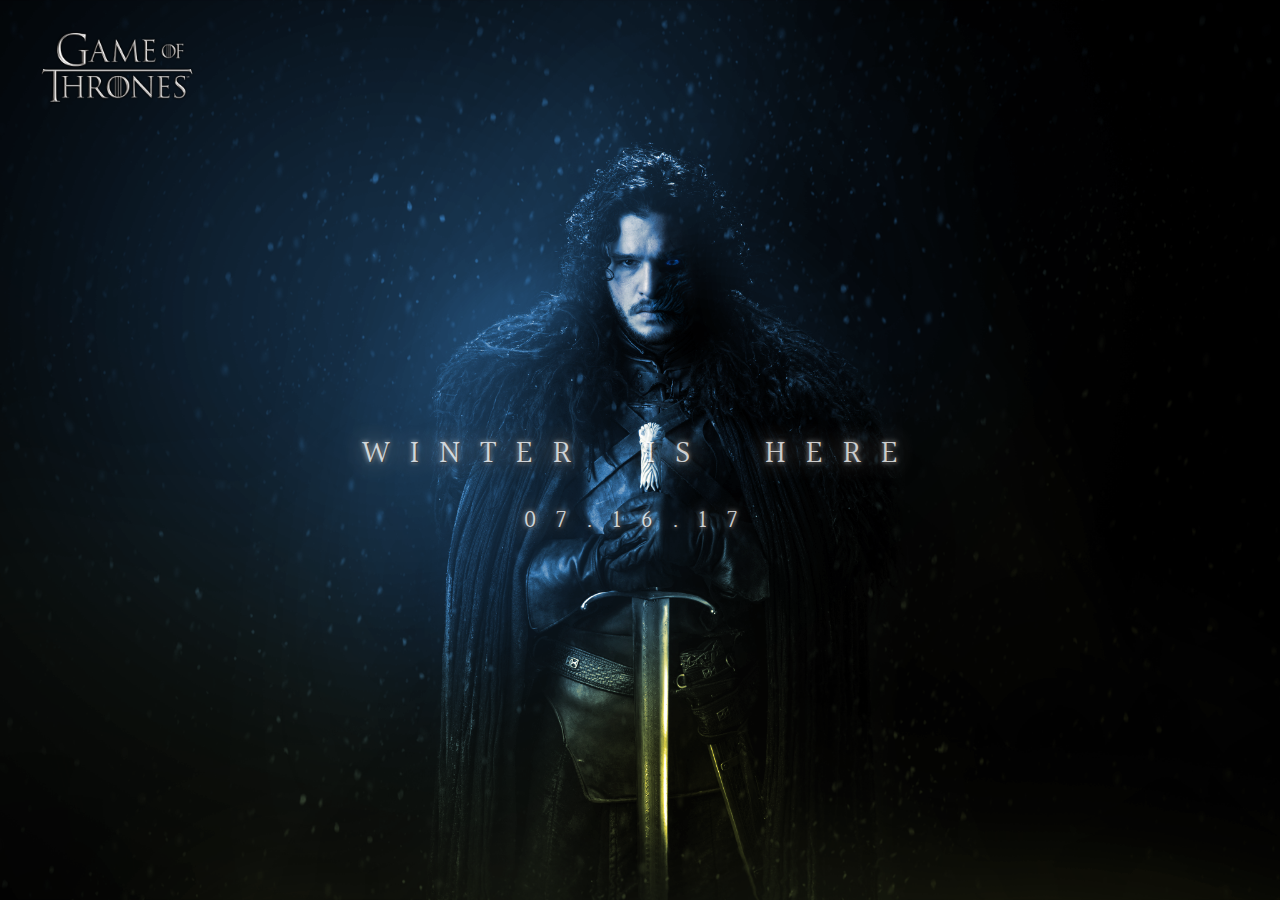
<file: index.html>
<!DOCTYPE html>
<html>
<head>
    <title>Winter Is Here</title>
    <link rel="stylesheet" type="text/css" href="css/landing.css">
    <link href="https://fonts.googleapis.com/css?family=Halant" rel="stylesheet">
    <meta name="viewport" content="width=device-width, initial-scale=1">
</head>
 <body>
        <div id="wrapper">
            <a href="home.html"><img class="logo" src="images/got-logo.png" alt="Game of Thrones logo"></a>
            <div id="content">
                <h1>Winter is <span class="show"><a href="home.html">Here</a></span></h1>
                <h2 class="date">07.16.17</h2>
            </div>
        </div>
    </body>
</html>
</file>
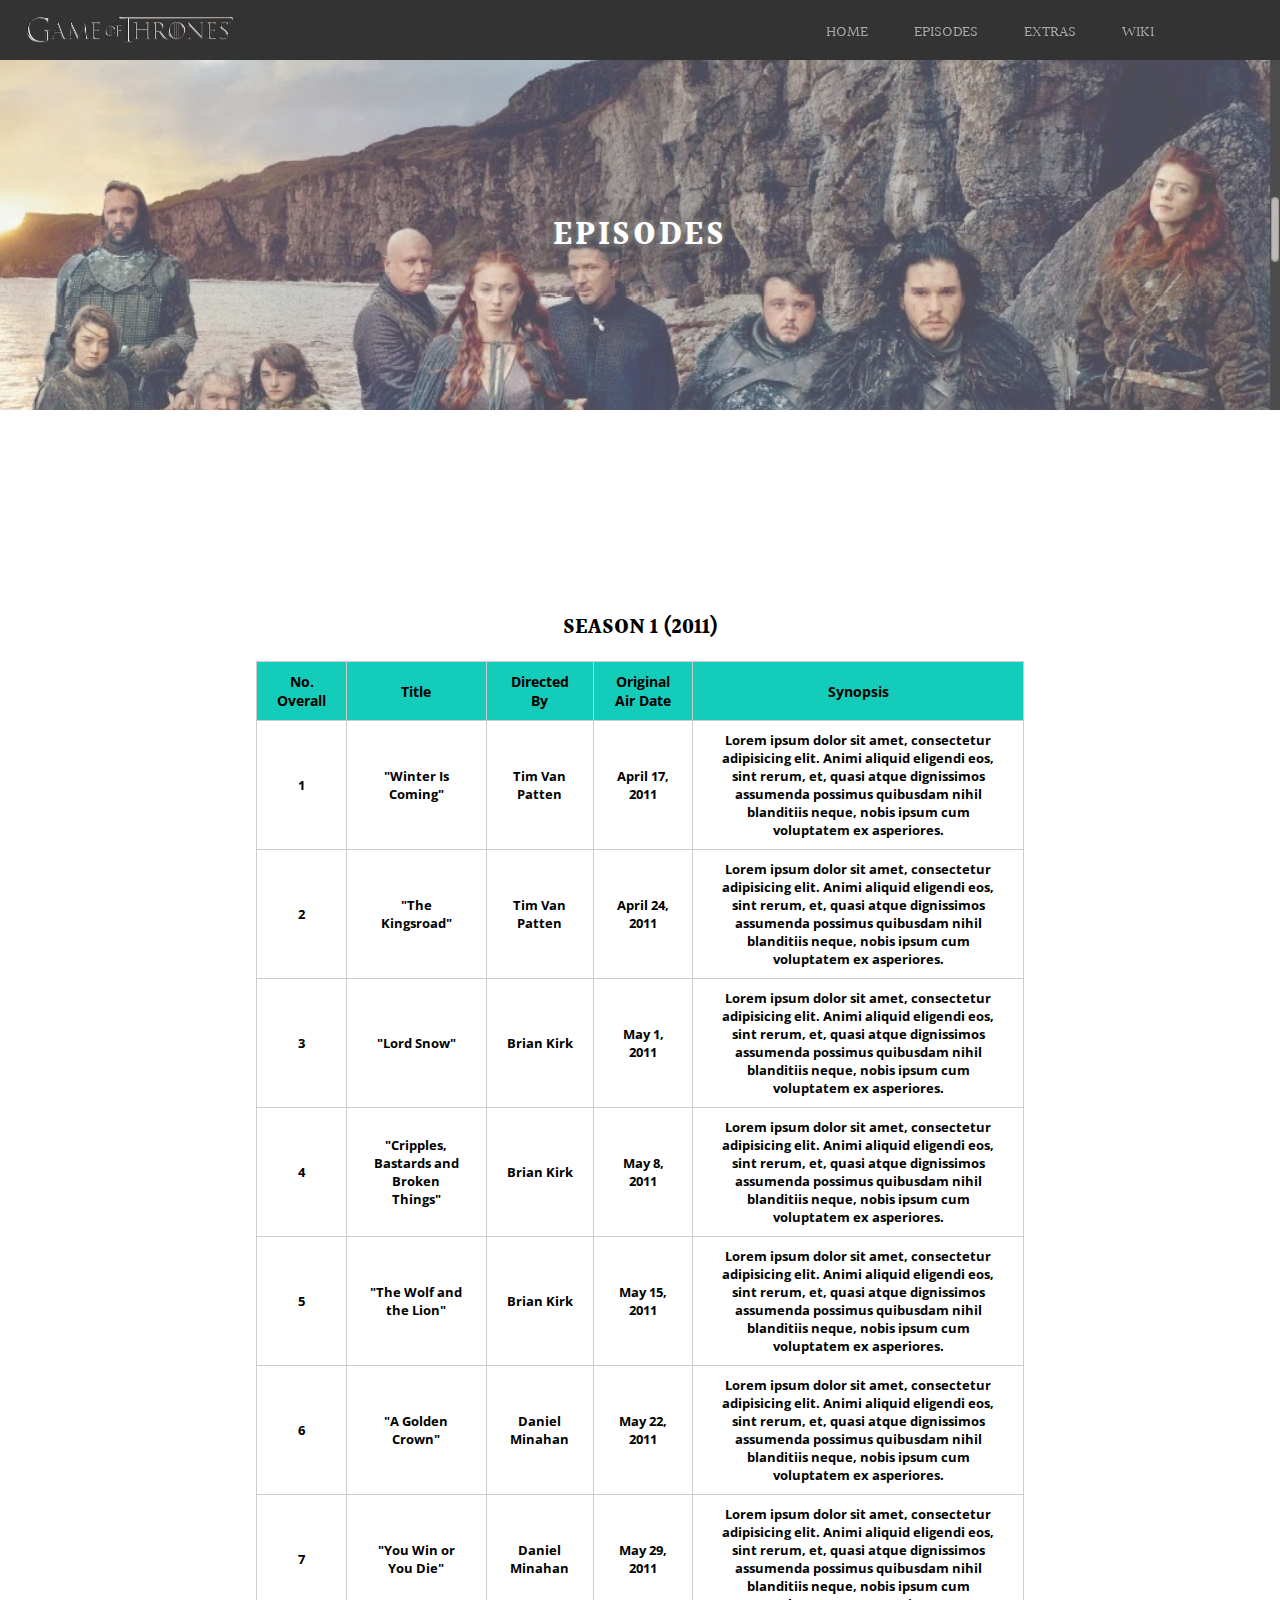
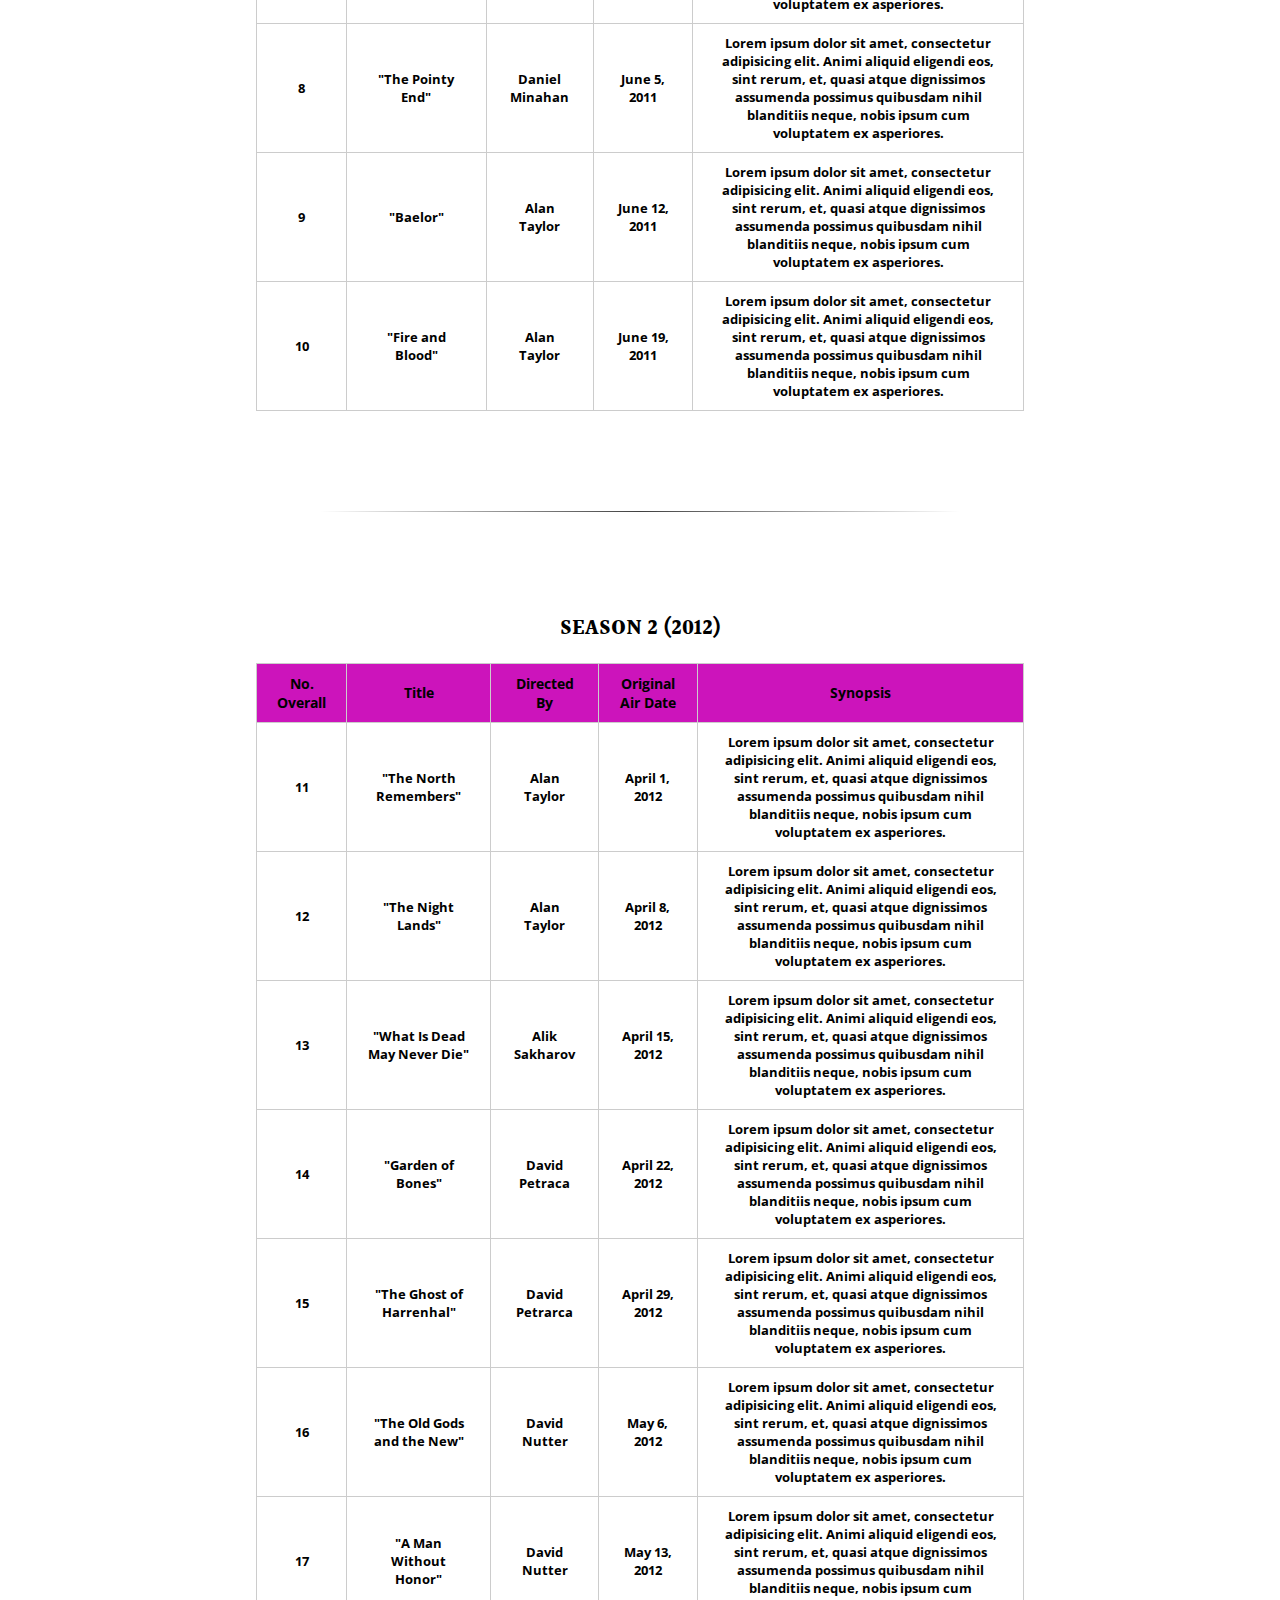
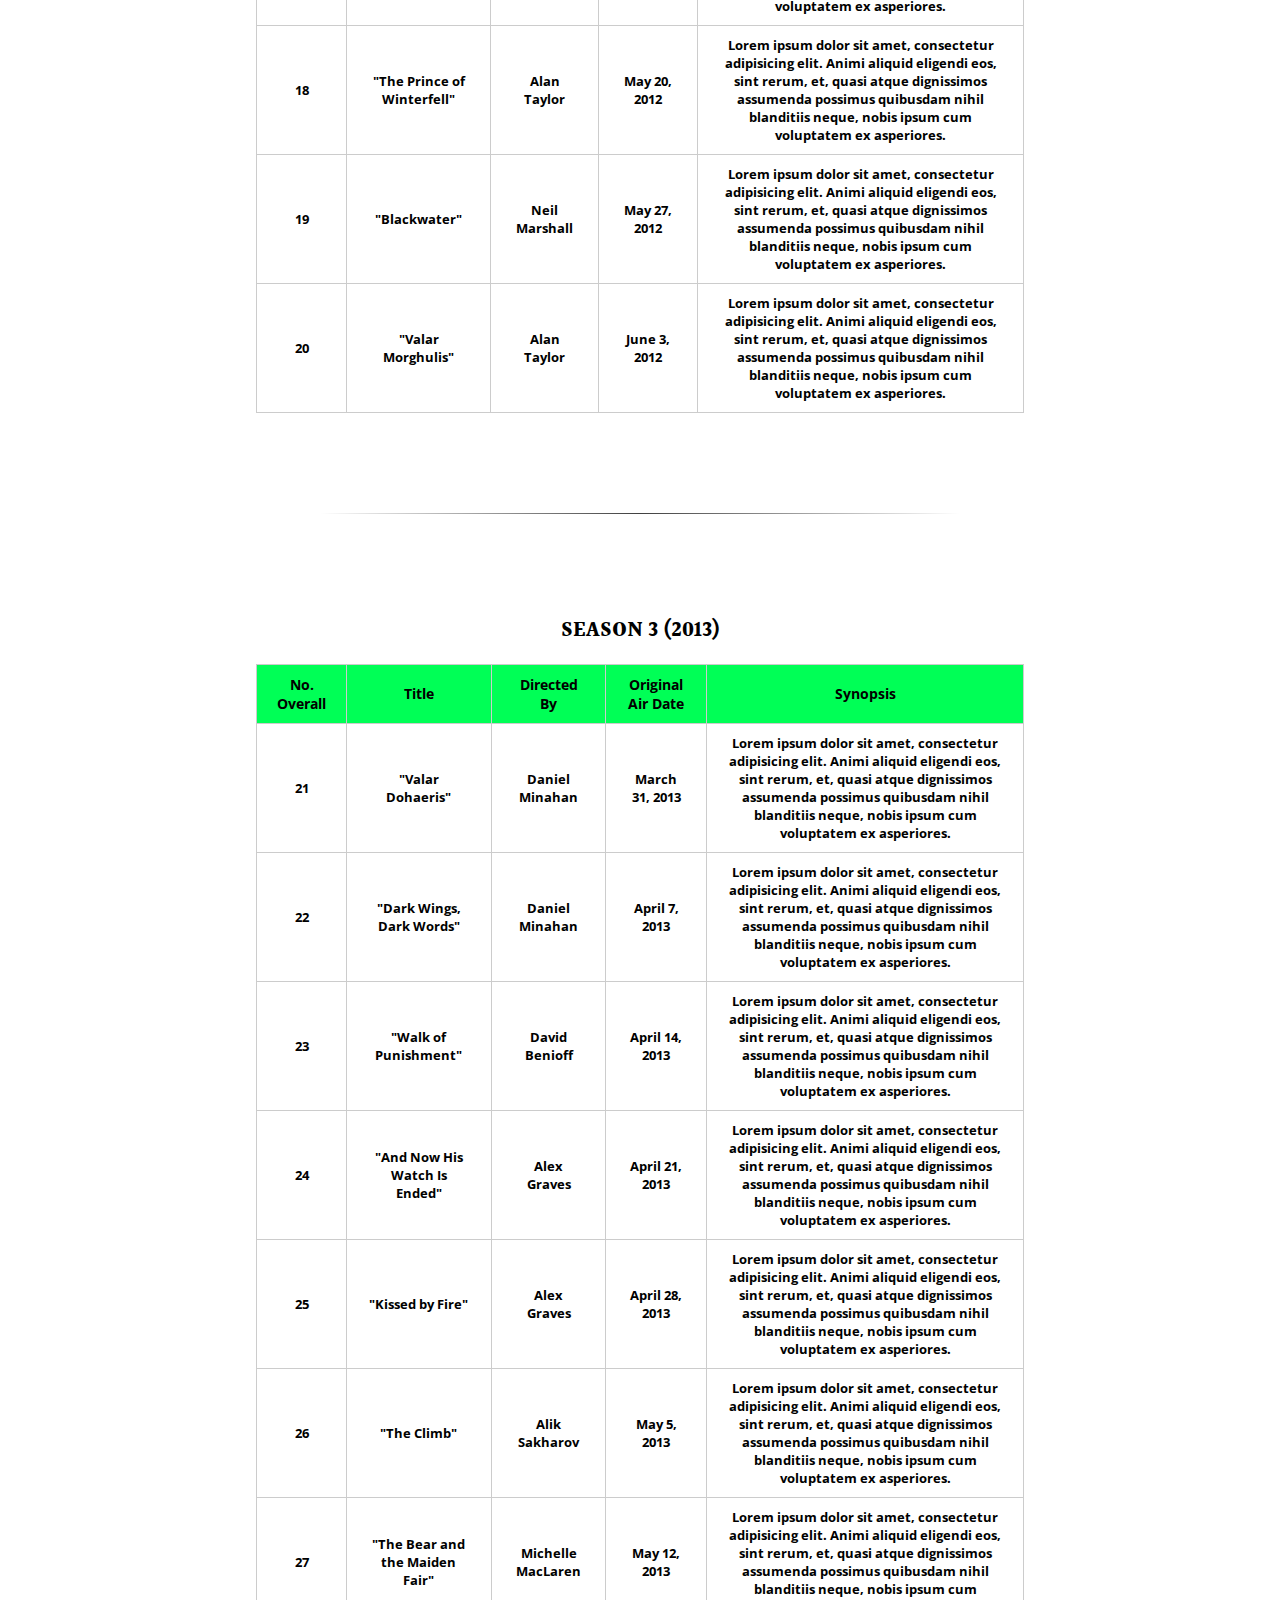
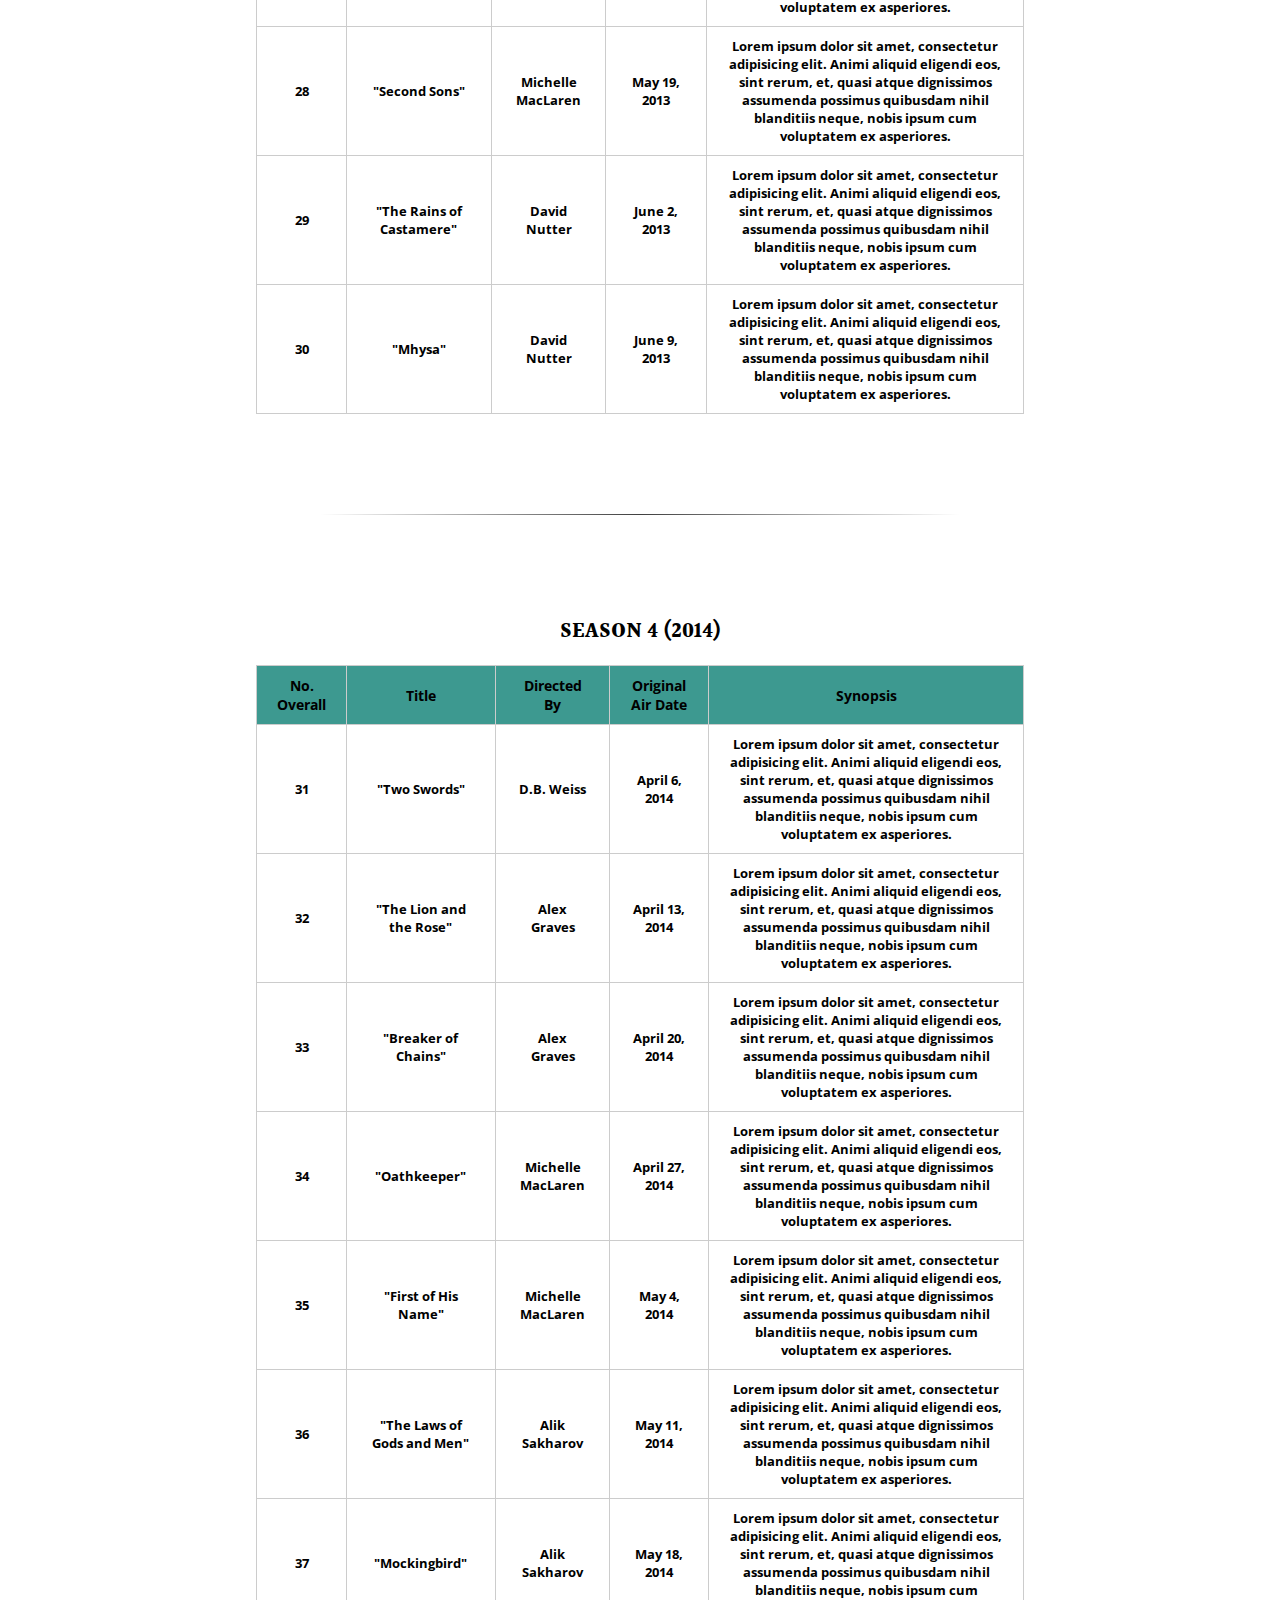
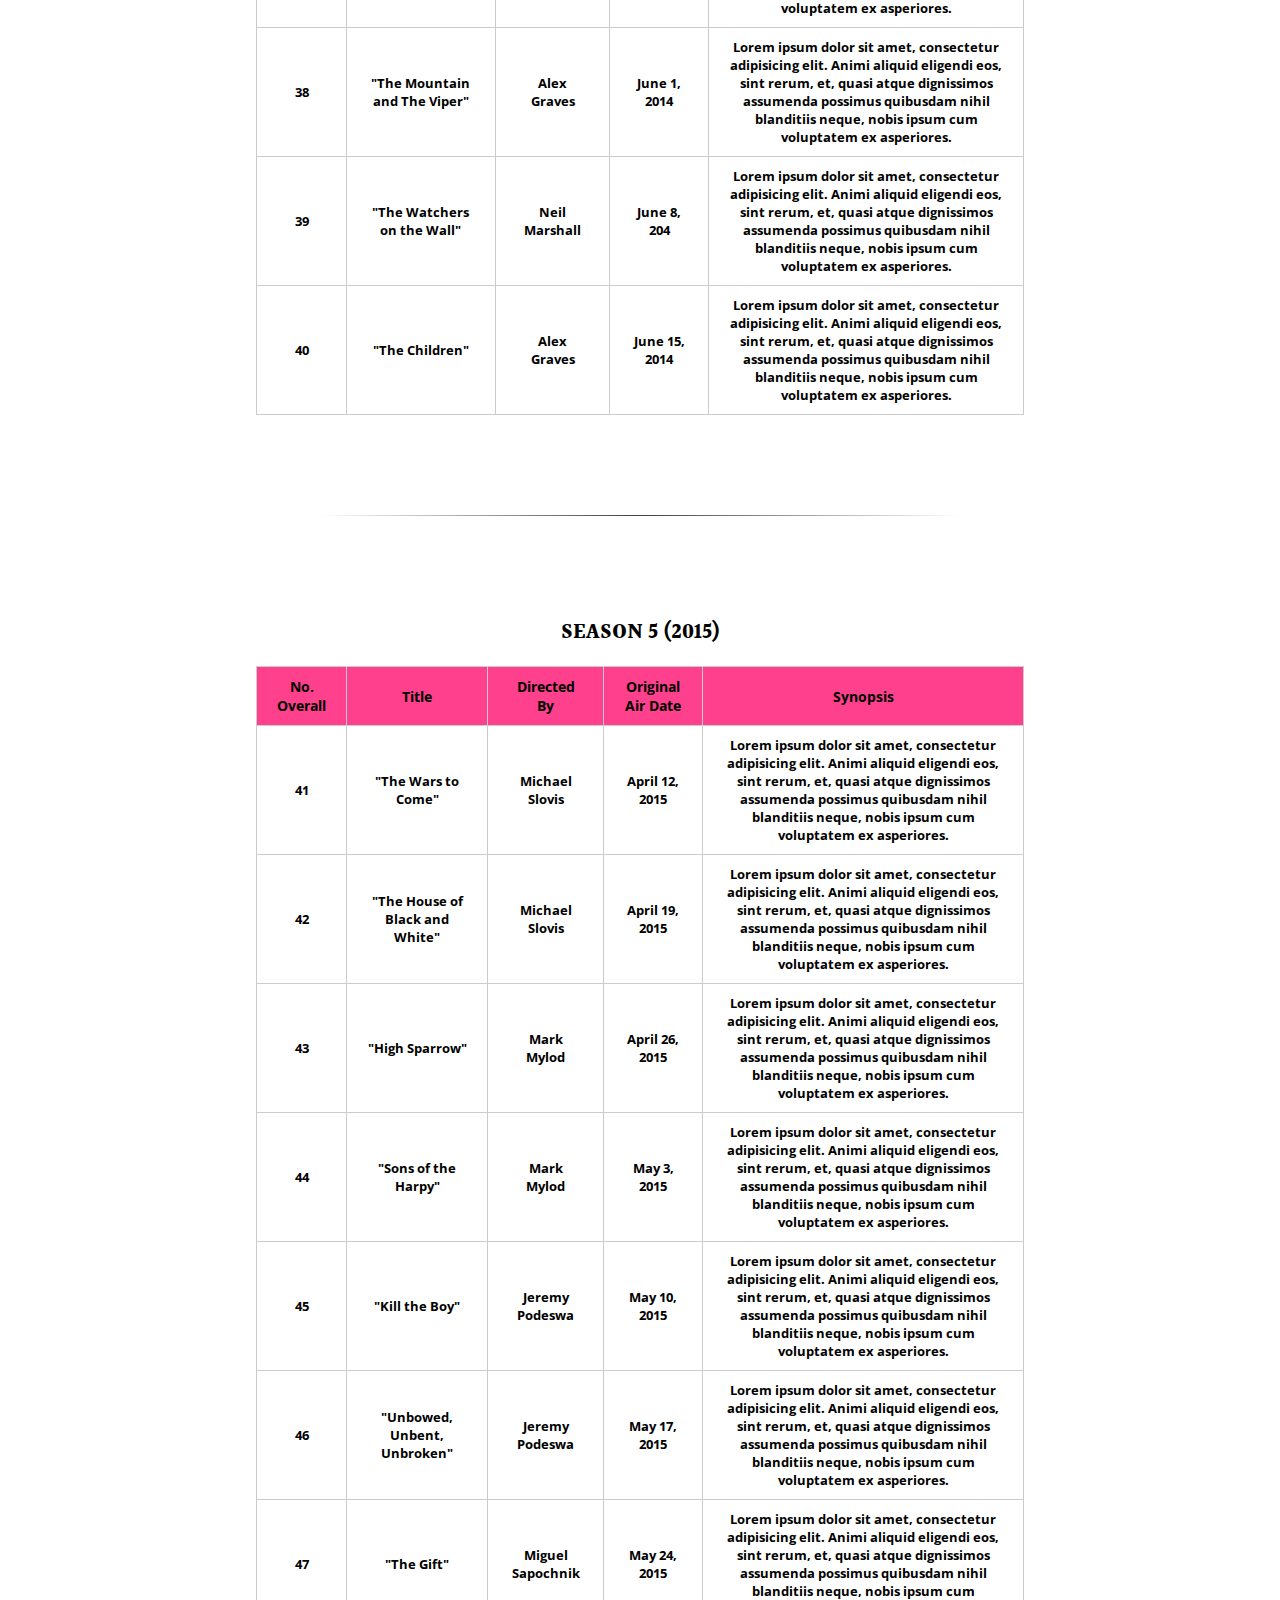
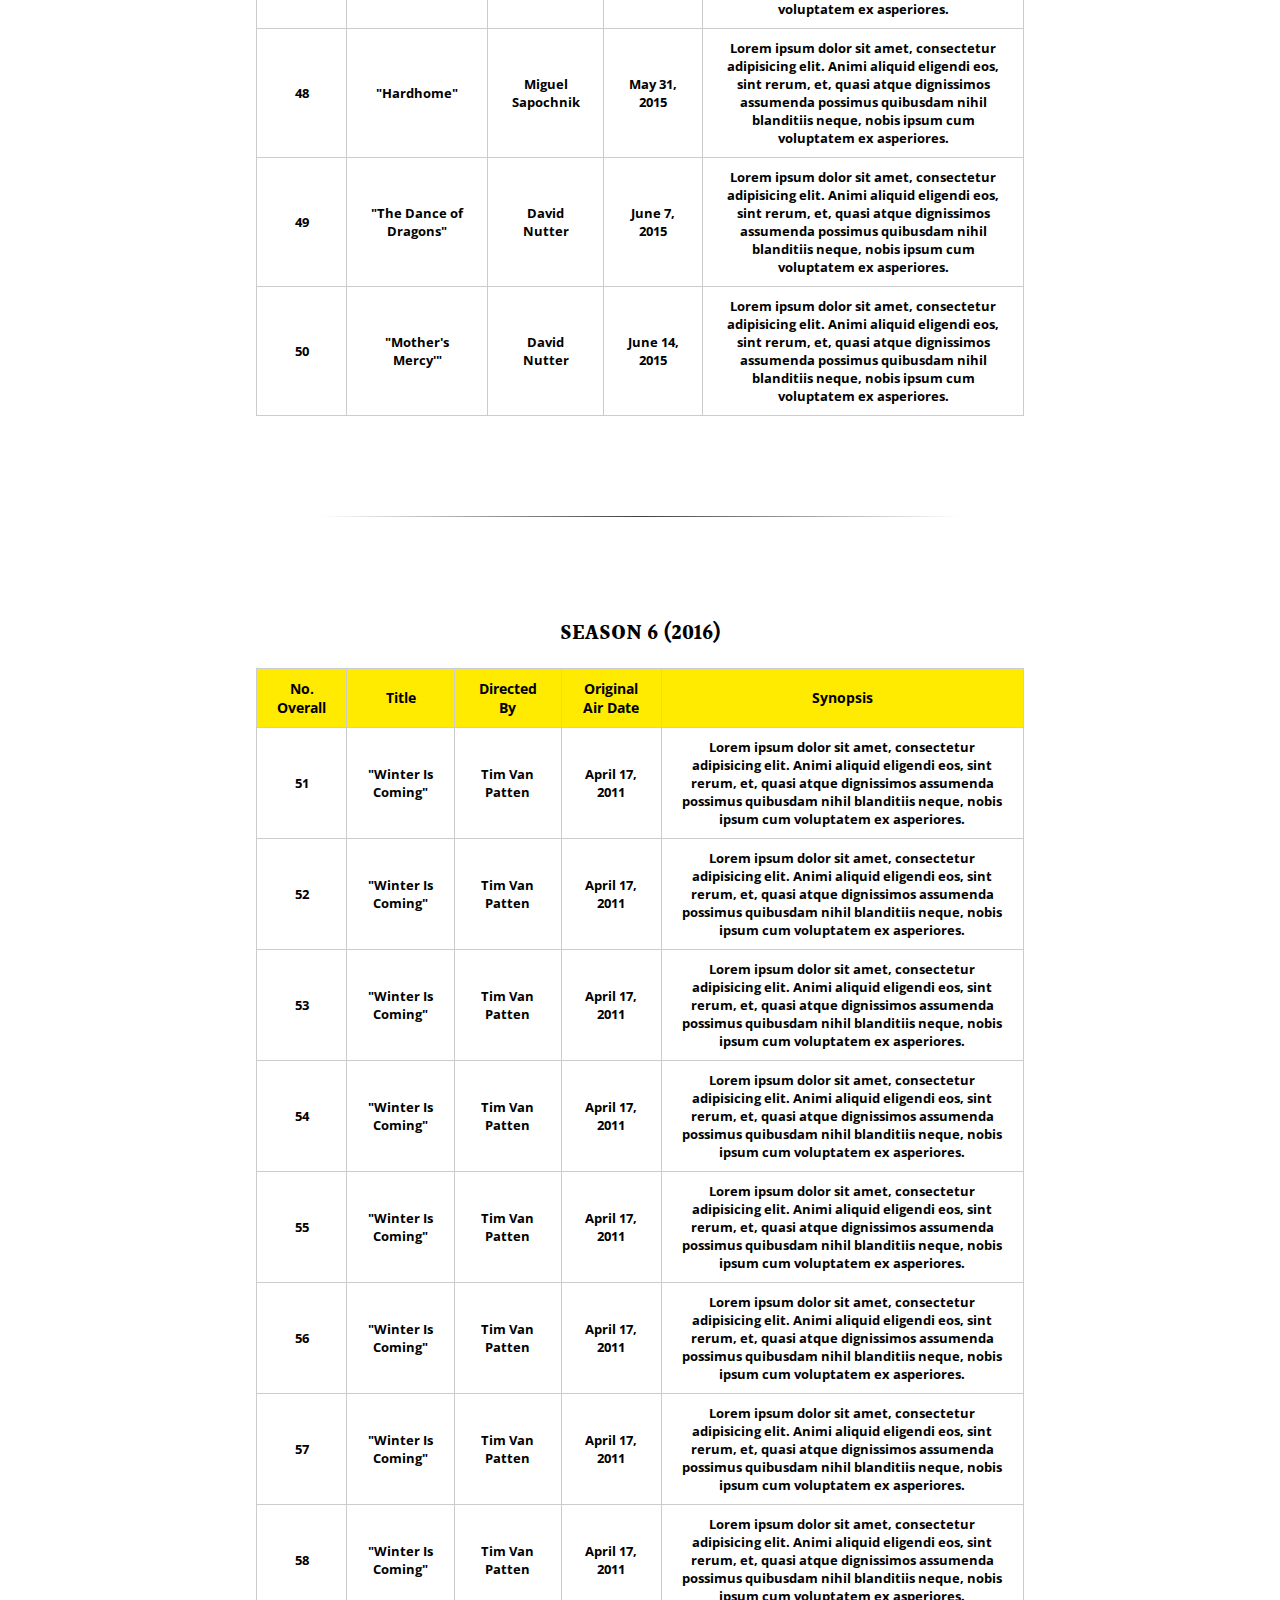
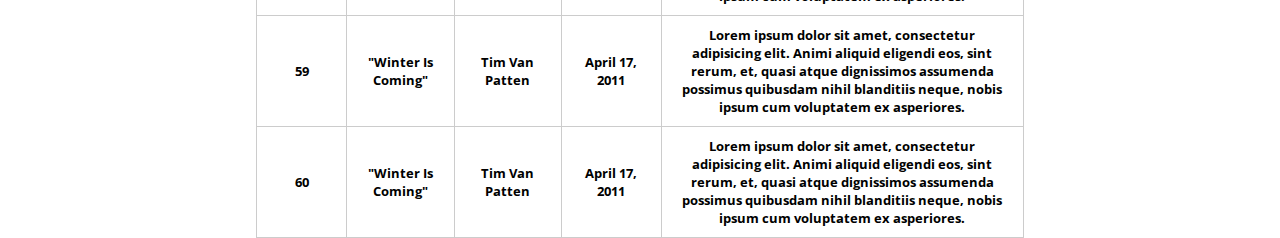
<file: episodes.html>
<!DOCTYPE html>
<html>
    <head>
        <meta charset="utf-8">
        <meta http-equiv="X-UA-Compatible" content="IE=edge">
        <title>Episode Index - GoT</title>
        <link rel="stylesheet" type="text/css" href="css/main.css">
        <link rel="stylesheet" type="text/css" href="css/episodes.css">
        <link href="https://fonts.googleapis.com/css?family=Halant|Open+Sans" rel="stylesheet">
        <meta name="viewport" content="width=device-width, initial-scale=1">
    </head>
    <body>
        <header>
            <nav class="navigation">
            <a href="home.html"><img class="logo" src="images/got-logo1.png" alt="Game of Thrones logo"></a>
            <ul>
                <li><a href="home.html">Home</a></li>
                    <div class="dropdown">
                        <li class="dropbtn"><a href="seasons.html">Episodes</a></li>
                        <div class="dropdown-content">
                            <a href="episodes.html#one">Season 1</a>
                            <a href="episodes.html#two">Season 2</a>
                            <a href="episodes.html#three">Season 3</a>
                            <a href="episodes.html#four">Season 4</a>
                            <a href="episodes.html#five">Season 5</a>
                            <a href="episodes.html#six">Season 6</a>
                        </div>
                    </div>
                <li><a href="extras.html">Extras</a></li>
                <li><a href="http://gameofthrones.wikia.com/wiki/Game_of_Thrones_Wiki" target="_target">Wiki</a></li>
            </ul>
            </nav>
        </header>
        <div id="wrapper">
          <main class="layout">
              <div class="content banner">
                  <h1>Episodes</h1>
              </div>
              <hr id="one">
              <div class="one">
                  <h2 class="title">Season 1 (2011)</h2>
                  <table>
                    <tr>
                      <th>No. <br>Overall</th>
                      <th>Title</th>
                      <th>Directed By</th>
                      <th>Original <br>Air Date</th>
                      <th>Synopsis</th>
                    </tr>
                    <tr>
                      <td>1</td>
                      <td>"Winter Is Coming"</td>
                      <td>Tim Van Patten</td>
                      <td>April 17, 2011</td>
                      <td>Lorem ipsum dolor sit amet, consectetur adipisicing elit. Animi aliquid eligendi eos, sint rerum, et, quasi atque dignissimos assumenda possimus quibusdam nihil blanditiis neque, nobis ipsum cum voluptatem ex asperiores.</td>
                    </tr>
                    <tr>
                      <td>2</td>
                      <td>"The Kingsroad"</td>
                      <td>Tim Van Patten</td>
                      <td>April 24, 2011</td>
                      <td>Lorem ipsum dolor sit amet, consectetur adipisicing elit. Animi aliquid eligendi eos, sint rerum, et, quasi atque dignissimos assumenda possimus quibusdam nihil blanditiis neque, nobis ipsum cum voluptatem ex asperiores.</td>
                    </tr>
                    <tr>
                      <td>3</td>
                      <td>"Lord Snow"</td>
                      <td>Brian Kirk</td>
                      <td>May 1, 2011</td>
                      <td>Lorem ipsum dolor sit amet, consectetur adipisicing elit. Animi aliquid eligendi eos, sint rerum, et, quasi atque dignissimos assumenda possimus quibusdam nihil blanditiis neque, nobis ipsum cum voluptatem ex asperiores.</td>
                    </tr>
                    <tr>
                      <td>4</td>
                      <td>"Cripples, Bastards and Broken Things"</td>
                      <td>Brian Kirk</td>
                      <td>May 8, 2011</td>
                      <td>Lorem ipsum dolor sit amet, consectetur adipisicing elit. Animi aliquid eligendi eos, sint rerum, et, quasi atque dignissimos assumenda possimus quibusdam nihil blanditiis neque, nobis ipsum cum voluptatem ex asperiores.</td>
                    </tr>
                    <tr>
                      <td>5</td>
                      <td>"The Wolf and the Lion"</td>
                      <td>Brian Kirk</td>
                      <td>May 15, 2011</td>
                      <td>Lorem ipsum dolor sit amet, consectetur adipisicing elit. Animi aliquid eligendi eos, sint rerum, et, quasi atque dignissimos assumenda possimus quibusdam nihil blanditiis neque, nobis ipsum cum voluptatem ex asperiores.</td>
                    </tr>
                    <tr>
                      <td>6</td>
                      <td>"A Golden Crown"</td>
                      <td>Daniel Minahan</td>
                      <td>May 22, 2011</td>
                      <td>Lorem ipsum dolor sit amet, consectetur adipisicing elit. Animi aliquid eligendi eos, sint rerum, et, quasi atque dignissimos assumenda possimus quibusdam nihil blanditiis neque, nobis ipsum cum voluptatem ex asperiores.</td>
                    </tr>
                    <tr>
                      <td>7</td>
                      <td>"You Win or You Die"</td>
                      <td>Daniel Minahan</td>
                      <td>May 29, 2011</td>
                      <td>Lorem ipsum dolor sit amet, consectetur adipisicing elit. Animi aliquid eligendi eos, sint rerum, et, quasi atque dignissimos assumenda possimus quibusdam nihil blanditiis neque, nobis ipsum cum voluptatem ex asperiores.</td>
                    </tr>
                    <tr>
                      <td>8</td>
                      <td>"The Pointy End"</td>
                      <td>Daniel Minahan</td>
                      <td>June 5, 2011</td>
                      <td>Lorem ipsum dolor sit amet, consectetur adipisicing elit. Animi aliquid eligendi eos, sint rerum, et, quasi atque dignissimos assumenda possimus quibusdam nihil blanditiis neque, nobis ipsum cum voluptatem ex asperiores.</td>
                    </tr>
                    <tr>
                      <td>9</td>
                      <td>"Baelor"</td>
                      <td>Alan Taylor</td>
                      <td>June 12, 2011</td>
                      <td>Lorem ipsum dolor sit amet, consectetur adipisicing elit. Animi aliquid eligendi eos, sint rerum, et, quasi atque dignissimos assumenda possimus quibusdam nihil blanditiis neque, nobis ipsum cum voluptatem ex asperiores.</td>
                    </tr>
                    <tr>
                      <td>10</td>
                      <td>"Fire and Blood"</td>
                      <td>Alan Taylor</td>
                      <td>June 19, 2011</td>
                      <td>Lorem ipsum dolor sit amet, consectetur adipisicing elit. Animi aliquid eligendi eos, sint rerum, et, quasi atque dignissimos assumenda possimus quibusdam nihil blanditiis neque, nobis ipsum cum voluptatem ex asperiores.</td>
                    </tr>   
                  </table>
              </div>
              <hr id="two">
              <div class="two">
                  <h2 class="title">Season 2 (2012)</h2>
                  <table>
                    <tr>
                      <th>No. <br>Overall</th>
                      <th>Title</th>
                      <th>Directed By</th>
                      <th>Original <br>Air Date</th>
                      <th>Synopsis</th>
                    </tr>
                    <tr>
                      <td>11</td>
                      <td>"The North Remembers"</td>
                      <td>Alan Taylor</td>
                      <td>April 1, 2012</td>
                      <td>Lorem ipsum dolor sit amet, consectetur adipisicing elit. Animi aliquid eligendi eos, sint rerum, et, quasi atque dignissimos assumenda possimus quibusdam nihil blanditiis neque, nobis ipsum cum voluptatem ex asperiores.</td>
                    </tr>
                    <tr>
                      <td>12</td>
                      <td>"The Night Lands"</td>
                      <td>Alan Taylor</td>
                      <td>April 8, 2012</td>
                      <td>Lorem ipsum dolor sit amet, consectetur adipisicing elit. Animi aliquid eligendi eos, sint rerum, et, quasi atque dignissimos assumenda possimus quibusdam nihil blanditiis neque, nobis ipsum cum voluptatem ex asperiores.</td>
                    </tr>
                    <tr>
                      <td>13</td>
                      <td>"What Is Dead May Never Die"</td>
                      <td>Alik Sakharov</td>
                      <td>April 15, 2012</td>
                      <td>Lorem ipsum dolor sit amet, consectetur adipisicing elit. Animi aliquid eligendi eos, sint rerum, et, quasi atque dignissimos assumenda possimus quibusdam nihil blanditiis neque, nobis ipsum cum voluptatem ex asperiores.</td>
                    </tr>
                    <tr>
                      <td>14</td>
                      <td>"Garden of Bones"</td>
                      <td>David Petraca</td>
                      <td>April 22, 2012</td>
                      <td>Lorem ipsum dolor sit amet, consectetur adipisicing elit. Animi aliquid eligendi eos, sint rerum, et, quasi atque dignissimos assumenda possimus quibusdam nihil blanditiis neque, nobis ipsum cum voluptatem ex asperiores.</td>
                    </tr>
                    <tr>
                      <td>15</td>
                      <td>"The Ghost of Harrenhal"</td>
                      <td>David Petrarca</td>
                      <td>April 29, 2012</td>
                      <td>Lorem ipsum dolor sit amet, consectetur adipisicing elit. Animi aliquid eligendi eos, sint rerum, et, quasi atque dignissimos assumenda possimus quibusdam nihil blanditiis neque, nobis ipsum cum voluptatem ex asperiores.</td>
                    </tr>
                    <tr>
                      <td>16</td>
                      <td>"The Old Gods and the New"</td>
                      <td>David Nutter</td>
                      <td>May 6, 2012</td>
                      <td>Lorem ipsum dolor sit amet, consectetur adipisicing elit. Animi aliquid eligendi eos, sint rerum, et, quasi atque dignissimos assumenda possimus quibusdam nihil blanditiis neque, nobis ipsum cum voluptatem ex asperiores.</td>
                    </tr>
                    <tr>
                      <td>17</td>
                      <td>"A Man Without Honor"</td>
                      <td>David Nutter</td>
                      <td>May 13, 2012</td>
                      <td>Lorem ipsum dolor sit amet, consectetur adipisicing elit. Animi aliquid eligendi eos, sint rerum, et, quasi atque dignissimos assumenda possimus quibusdam nihil blanditiis neque, nobis ipsum cum voluptatem ex asperiores.</td>
                    </tr>
                    <tr>
                      <td>18</td>
                      <td>"The Prince of Winterfell"</td>
                      <td>Alan Taylor</td>
                      <td>May 20, 2012</td>
                      <td>Lorem ipsum dolor sit amet, consectetur adipisicing elit. Animi aliquid eligendi eos, sint rerum, et, quasi atque dignissimos assumenda possimus quibusdam nihil blanditiis neque, nobis ipsum cum voluptatem ex asperiores.</td>
                    </tr>
                    <tr>
                      <td>19</td>
                      <td>"Blackwater"</td>
                      <td>Neil Marshall</td>
                      <td>May 27, 2012</td>
                      <td>Lorem ipsum dolor sit amet, consectetur adipisicing elit. Animi aliquid eligendi eos, sint rerum, et, quasi atque dignissimos assumenda possimus quibusdam nihil blanditiis neque, nobis ipsum cum voluptatem ex asperiores.</td>
                    </tr>
                    <tr>
                      <td>20</td>
                      <td>"Valar Morghulis"</td>
                      <td>Alan Taylor</td>
                      <td>June 3, 2012</td>
                      <td>Lorem ipsum dolor sit amet, consectetur adipisicing elit. Animi aliquid eligendi eos, sint rerum, et, quasi atque dignissimos assumenda possimus quibusdam nihil blanditiis neque, nobis ipsum cum voluptatem ex asperiores.</td>
                    </tr>     
                  </table>
              </div>
              <hr id="three">
              <div class="three">
                  <h2 class="title">Season 3 (2013)</h2>
                  <table>
                    <tr>
                      <th>No. <br>Overall</th>
                      <th>Title</th>
                      <th>Directed By</th>
                      <th>Original <br>Air Date</th>
                      <th>Synopsis</th>
                    </tr>
                    <tr>
                      <td>21</td>
                      <td>"Valar Dohaeris"</td>
                      <td>Daniel Minahan</td>
                      <td>March 31, 2013</td>
                      <td>Lorem ipsum dolor sit amet, consectetur adipisicing elit. Animi aliquid eligendi eos, sint rerum, et, quasi atque dignissimos assumenda possimus quibusdam nihil blanditiis neque, nobis ipsum cum voluptatem ex asperiores.</td>
                    </tr>
                    <tr>
                      <td>22</td>
                      <td>"Dark Wings, Dark Words"</td>
                      <td>Daniel Minahan</td>
                      <td>April 7, 2013</td>
                      <td>Lorem ipsum dolor sit amet, consectetur adipisicing elit. Animi aliquid eligendi eos, sint rerum, et, quasi atque dignissimos assumenda possimus quibusdam nihil blanditiis neque, nobis ipsum cum voluptatem ex asperiores.</td>
                    </tr>
                    <tr>
                      <td>23</td>
                      <td>"Walk of Punishment"</td>
                      <td>David Benioff</td>
                      <td>April 14, 2013</td>
                      <td>Lorem ipsum dolor sit amet, consectetur adipisicing elit. Animi aliquid eligendi eos, sint rerum, et, quasi atque dignissimos assumenda possimus quibusdam nihil blanditiis neque, nobis ipsum cum voluptatem ex asperiores.</td>
                    </tr>
                    <tr>
                      <td>24</td>
                      <td>"And Now His Watch Is Ended"</td>
                      <td>Alex Graves</td>
                      <td>April 21, 2013</td>
                      <td>Lorem ipsum dolor sit amet, consectetur adipisicing elit. Animi aliquid eligendi eos, sint rerum, et, quasi atque dignissimos assumenda possimus quibusdam nihil blanditiis neque, nobis ipsum cum voluptatem ex asperiores.</td>
                    </tr>
                    <tr>
                      <td>25</td>
                      <td>"Kissed by Fire"</td>
                      <td>Alex Graves</td>
                      <td>April 28, 2013</td>
                      <td>Lorem ipsum dolor sit amet, consectetur adipisicing elit. Animi aliquid eligendi eos, sint rerum, et, quasi atque dignissimos assumenda possimus quibusdam nihil blanditiis neque, nobis ipsum cum voluptatem ex asperiores.</td>
                    </tr>
                    <tr>
                      <td>26</td>
                      <td>"The Climb"</td>
                      <td>Alik Sakharov</td>
                      <td>May 5, 2013</td>
                      <td>Lorem ipsum dolor sit amet, consectetur adipisicing elit. Animi aliquid eligendi eos, sint rerum, et, quasi atque dignissimos assumenda possimus quibusdam nihil blanditiis neque, nobis ipsum cum voluptatem ex asperiores.</td>
                    </tr>
                    <tr>
                      <td>27</td>
                      <td>"The Bear and the Maiden Fair"</td>
                      <td>Michelle MacLaren</td>
                      <td>May 12, 2013</td>
                      <td>Lorem ipsum dolor sit amet, consectetur adipisicing elit. Animi aliquid eligendi eos, sint rerum, et, quasi atque dignissimos assumenda possimus quibusdam nihil blanditiis neque, nobis ipsum cum voluptatem ex asperiores.</td>
                    </tr>
                    <tr>
                      <td>28</td>
                      <td>"Second Sons"</td>
                      <td>Michelle MacLaren</td>
                      <td>May 19, 2013</td>
                      <td>Lorem ipsum dolor sit amet, consectetur adipisicing elit. Animi aliquid eligendi eos, sint rerum, et, quasi atque dignissimos assumenda possimus quibusdam nihil blanditiis neque, nobis ipsum cum voluptatem ex asperiores.</td>
                    </tr>
                    <tr>
                      <td>29</td>
                      <td>"The Rains of Castamere"</td>
                      <td>David Nutter</td>
                      <td>June 2, 2013</td>
                      <td>Lorem ipsum dolor sit amet, consectetur adipisicing elit. Animi aliquid eligendi eos, sint rerum, et, quasi atque dignissimos assumenda possimus quibusdam nihil blanditiis neque, nobis ipsum cum voluptatem ex asperiores.</td>
                    </tr>
                    <tr>
                      <td>30</td>
                      <td>"Mhysa"</td>
                      <td>David Nutter</td>
                      <td>June 9, 2013</td>
                      <td>Lorem ipsum dolor sit amet, consectetur adipisicing elit. Animi aliquid eligendi eos, sint rerum, et, quasi atque dignissimos assumenda possimus quibusdam nihil blanditiis neque, nobis ipsum cum voluptatem ex asperiores.</td>
                    </tr>    
                  </table>
              </div>
              <hr id="four">
              <div class="four">
                  <h2 class="title">Season 4 (2014)</h2>
                  <table>
                    <tr>
                      <th>No. <br>Overall</th>
                      <th>Title</th>
                      <th>Directed By</th>
                      <th>Original <br>Air Date</th>
                      <th>Synopsis</th>
                    </tr>
                    <tr>
                      <td>31</td>
                      <td>"Two Swords"</td>
                      <td>D.B. Weiss</td>
                      <td>April 6, 2014</td>
                      <td>Lorem ipsum dolor sit amet, consectetur adipisicing elit. Animi aliquid eligendi eos, sint rerum, et, quasi atque dignissimos assumenda possimus quibusdam nihil blanditiis neque, nobis ipsum cum voluptatem ex asperiores.</td>
                    </tr>
                    <tr>
                      <td>32</td>
                      <td>"The Lion and the Rose"</td>
                      <td>Alex Graves</td>
                      <td>April 13, 2014</td>
                      <td>Lorem ipsum dolor sit amet, consectetur adipisicing elit. Animi aliquid eligendi eos, sint rerum, et, quasi atque dignissimos assumenda possimus quibusdam nihil blanditiis neque, nobis ipsum cum voluptatem ex asperiores.</td>
                    </tr>
                    <tr>
                      <td>33</td>
                      <td>"Breaker of Chains"</td>
                      <td>Alex Graves</td>
                      <td>April 20, 2014</td>
                      <td>Lorem ipsum dolor sit amet, consectetur adipisicing elit. Animi aliquid eligendi eos, sint rerum, et, quasi atque dignissimos assumenda possimus quibusdam nihil blanditiis neque, nobis ipsum cum voluptatem ex asperiores.</td>
                    </tr>
                    <tr>
                      <td>34</td>
                      <td>"Oathkeeper"</td>
                      <td>Michelle MacLaren</td>
                      <td>April 27, 2014</td>
                      <td>Lorem ipsum dolor sit amet, consectetur adipisicing elit. Animi aliquid eligendi eos, sint rerum, et, quasi atque dignissimos assumenda possimus quibusdam nihil blanditiis neque, nobis ipsum cum voluptatem ex asperiores.</td>
                    </tr>
                    <tr>
                      <td>35</td>
                      <td>"First of His Name"</td>
                      <td>Michelle MacLaren</td>
                      <td>May 4, 2014</td>
                      <td>Lorem ipsum dolor sit amet, consectetur adipisicing elit. Animi aliquid eligendi eos, sint rerum, et, quasi atque dignissimos assumenda possimus quibusdam nihil blanditiis neque, nobis ipsum cum voluptatem ex asperiores.</td>
                    </tr>
                    <tr>
                      <td>36</td>
                      <td>"The Laws of Gods and Men"</td>
                      <td>Alik Sakharov</td>
                      <td>May 11, 2014</td>
                      <td>Lorem ipsum dolor sit amet, consectetur adipisicing elit. Animi aliquid eligendi eos, sint rerum, et, quasi atque dignissimos assumenda possimus quibusdam nihil blanditiis neque, nobis ipsum cum voluptatem ex asperiores.</td>
                    </tr>
                    <tr>
                      <td>37</td>
                      <td>"Mockingbird"</td>
                      <td>Alik Sakharov</td>
                      <td>May 18, 2014</td>
                      <td>Lorem ipsum dolor sit amet, consectetur adipisicing elit. Animi aliquid eligendi eos, sint rerum, et, quasi atque dignissimos assumenda possimus quibusdam nihil blanditiis neque, nobis ipsum cum voluptatem ex asperiores.</td>
                    </tr>
                    <tr>
                      <td>38</td>
                      <td>"The Mountain and The Viper"</td>
                      <td>Alex Graves</td>
                      <td>June 1, 2014</td>
                      <td>Lorem ipsum dolor sit amet, consectetur adipisicing elit. Animi aliquid eligendi eos, sint rerum, et, quasi atque dignissimos assumenda possimus quibusdam nihil blanditiis neque, nobis ipsum cum voluptatem ex asperiores.</td>
                    </tr>
                    <tr>
                      <td>39</td>
                      <td>"The Watchers on the Wall"</td>
                      <td>Neil Marshall</td>
                      <td>June 8, 204</td>
                      <td>Lorem ipsum dolor sit amet, consectetur adipisicing elit. Animi aliquid eligendi eos, sint rerum, et, quasi atque dignissimos assumenda possimus quibusdam nihil blanditiis neque, nobis ipsum cum voluptatem ex asperiores.</td>
                    </tr>
                    <tr>
                      <td>40</td>
                      <td>"The Children"</td>
                      <td>Alex Graves</td>
                      <td>June 15, 2014</td>
                      <td>Lorem ipsum dolor sit amet, consectetur adipisicing elit. Animi aliquid eligendi eos, sint rerum, et, quasi atque dignissimos assumenda possimus quibusdam nihil blanditiis neque, nobis ipsum cum voluptatem ex asperiores.</td>
                    </tr>     
                  </table>
              </div>
              <hr id="five">
              <div class="five">
                  <h2 class="title">Season 5 (2015)</h2>
                  <table>
                    <tr>
                      <th>No. <br>Overall</th>
                      <th>Title</th>
                      <th>Directed By</th>
                      <th>Original <br>Air Date</th>
                      <th>Synopsis</th>
                    </tr>
                    <tr>
                      <td>41</td>
                      <td>"The Wars to Come"</td>
                      <td>Michael Slovis</td>
                      <td>April 12, 2015</td>
                      <td>Lorem ipsum dolor sit amet, consectetur adipisicing elit. Animi aliquid eligendi eos, sint rerum, et, quasi atque dignissimos assumenda possimus quibusdam nihil blanditiis neque, nobis ipsum cum voluptatem ex asperiores.</td>
                    </tr>
                    <tr>
                      <td>42</td>
                      <td>"The House of Black and White"</td>
                      <td>Michael Slovis</td>
                      <td>April 19, 2015</td>
                      <td>Lorem ipsum dolor sit amet, consectetur adipisicing elit. Animi aliquid eligendi eos, sint rerum, et, quasi atque dignissimos assumenda possimus quibusdam nihil blanditiis neque, nobis ipsum cum voluptatem ex asperiores.</td>
                    </tr>
                    <tr>
                      <td>43</td>
                      <td>"High Sparrow"</td>
                      <td>Mark Mylod</td>
                      <td>April 26, 2015</td>
                      <td>Lorem ipsum dolor sit amet, consectetur adipisicing elit. Animi aliquid eligendi eos, sint rerum, et, quasi atque dignissimos assumenda possimus quibusdam nihil blanditiis neque, nobis ipsum cum voluptatem ex asperiores.</td>
                    </tr>
                    <tr>
                      <td>44</td>
                      <td>"Sons of the Harpy"</td>
                      <td>Mark Mylod</td>
                      <td>May 3, 2015</td>
                      <td>Lorem ipsum dolor sit amet, consectetur adipisicing elit. Animi aliquid eligendi eos, sint rerum, et, quasi atque dignissimos assumenda possimus quibusdam nihil blanditiis neque, nobis ipsum cum voluptatem ex asperiores.</td>
                    </tr>
                    <tr>
                      <td>45</td>
                      <td>"Kill the Boy"</td>
                      <td>Jeremy Podeswa</td>
                      <td>May 10, 2015</td>
                      <td>Lorem ipsum dolor sit amet, consectetur adipisicing elit. Animi aliquid eligendi eos, sint rerum, et, quasi atque dignissimos assumenda possimus quibusdam nihil blanditiis neque, nobis ipsum cum voluptatem ex asperiores.</td>
                    </tr>
                    <tr>
                      <td>46</td>
                      <td>"Unbowed, Unbent, Unbroken"</td>
                      <td>Jeremy Podeswa</td>
                      <td>May 17, 2015</td>
                      <td>Lorem ipsum dolor sit amet, consectetur adipisicing elit. Animi aliquid eligendi eos, sint rerum, et, quasi atque dignissimos assumenda possimus quibusdam nihil blanditiis neque, nobis ipsum cum voluptatem ex asperiores.</td>
                    </tr>
                    <tr>
                      <td>47</td>
                      <td>"The Gift"</td>
                      <td>Miguel Sapochnik</td>
                      <td>May 24, 2015</td>
                      <td>Lorem ipsum dolor sit amet, consectetur adipisicing elit. Animi aliquid eligendi eos, sint rerum, et, quasi atque dignissimos assumenda possimus quibusdam nihil blanditiis neque, nobis ipsum cum voluptatem ex asperiores.</td>
                    </tr>
                    <tr>
                      <td>48</td>
                      <td>"Hardhome"</td>
                      <td>Miguel Sapochnik</td>
                      <td>May 31, 2015</td>
                      <td>Lorem ipsum dolor sit amet, consectetur adipisicing elit. Animi aliquid eligendi eos, sint rerum, et, quasi atque dignissimos assumenda possimus quibusdam nihil blanditiis neque, nobis ipsum cum voluptatem ex asperiores.</td>
                    </tr>
                    <tr>
                      <td>49</td>
                      <td>"The Dance of Dragons"</td>
                      <td>David Nutter</td>
                      <td>June 7, 2015</td>
                      <td>Lorem ipsum dolor sit amet, consectetur adipisicing elit. Animi aliquid eligendi eos, sint rerum, et, quasi atque dignissimos assumenda possimus quibusdam nihil blanditiis neque, nobis ipsum cum voluptatem ex asperiores.</td>
                    </tr>
                    <tr>
                      <td>50</td>
                      <td>"Mother's Mercy'"</td>
                      <td>David Nutter</td>
                      <td>June 14, 2015</td>
                      <td>Lorem ipsum dolor sit amet, consectetur adipisicing elit. Animi aliquid eligendi eos, sint rerum, et, quasi atque dignissimos assumenda possimus quibusdam nihil blanditiis neque, nobis ipsum cum voluptatem ex asperiores.</td>
                    </tr>      
                  </table>
              </div>
              <hr id="six">
              <div class="six">
                  <h2 class="title">Season 6 (2016)</h2>
                  <table>
                    <tr>
                      <th>No. <br>Overall</th>
                      <th>Title</th>
                      <th>Directed By</th>
                      <th>Original <br>Air Date</th>
                      <th>Synopsis</th>
                    </tr>
                    <tr>
                      <td>51</td>
                      <td>"Winter Is Coming"</td>
                      <td>Tim Van Patten</td>
                      <td>April 17, 2011</td>
                      <td>Lorem ipsum dolor sit amet, consectetur adipisicing elit. Animi aliquid eligendi eos, sint rerum, et, quasi atque dignissimos assumenda possimus quibusdam nihil blanditiis neque, nobis ipsum cum voluptatem ex asperiores.</td>
                    </tr>
                    <tr>
                      <td>52</td>
                      <td>"Winter Is Coming"</td>
                      <td>Tim Van Patten</td>
                      <td>April 17, 2011</td>
                      <td>Lorem ipsum dolor sit amet, consectetur adipisicing elit. Animi aliquid eligendi eos, sint rerum, et, quasi atque dignissimos assumenda possimus quibusdam nihil blanditiis neque, nobis ipsum cum voluptatem ex asperiores.</td>
                    </tr>
                    <tr>
                      <td>53</td>
                      <td>"Winter Is Coming"</td>
                      <td>Tim Van Patten</td>
                      <td>April 17, 2011</td>
                      <td>Lorem ipsum dolor sit amet, consectetur adipisicing elit. Animi aliquid eligendi eos, sint rerum, et, quasi atque dignissimos assumenda possimus quibusdam nihil blanditiis neque, nobis ipsum cum voluptatem ex asperiores.</td>
                    </tr>
                    <tr>
                      <td>54</td>
                      <td>"Winter Is Coming"</td>
                      <td>Tim Van Patten</td>
                      <td>April 17, 2011</td>
                      <td>Lorem ipsum dolor sit amet, consectetur adipisicing elit. Animi aliquid eligendi eos, sint rerum, et, quasi atque dignissimos assumenda possimus quibusdam nihil blanditiis neque, nobis ipsum cum voluptatem ex asperiores.</td>
                    </tr>
                    <tr>
                      <td>55</td>
                      <td>"Winter Is Coming"</td>
                      <td>Tim Van Patten</td>
                      <td>April 17, 2011</td>
                      <td>Lorem ipsum dolor sit amet, consectetur adipisicing elit. Animi aliquid eligendi eos, sint rerum, et, quasi atque dignissimos assumenda possimus quibusdam nihil blanditiis neque, nobis ipsum cum voluptatem ex asperiores.</td>
                    </tr>
                    <tr>
                      <td>56</td>
                      <td>"Winter Is Coming"</td>
                      <td>Tim Van Patten</td>
                      <td>April 17, 2011</td>
                      <td>Lorem ipsum dolor sit amet, consectetur adipisicing elit. Animi aliquid eligendi eos, sint rerum, et, quasi atque dignissimos assumenda possimus quibusdam nihil blanditiis neque, nobis ipsum cum voluptatem ex asperiores.</td>
                    </tr>
                    <tr>
                      <td>57</td>
                      <td>"Winter Is Coming"</td>
                      <td>Tim Van Patten</td>
                      <td>April 17, 2011</td>
                      <td>Lorem ipsum dolor sit amet, consectetur adipisicing elit. Animi aliquid eligendi eos, sint rerum, et, quasi atque dignissimos assumenda possimus quibusdam nihil blanditiis neque, nobis ipsum cum voluptatem ex asperiores.</td>
                    </tr>
                    <tr>
                      <td>58</td>
                      <td>"Winter Is Coming"</td>
                      <td>Tim Van Patten</td>
                      <td>April 17, 2011</td>
                      <td>Lorem ipsum dolor sit amet, consectetur adipisicing elit. Animi aliquid eligendi eos, sint rerum, et, quasi atque dignissimos assumenda possimus quibusdam nihil blanditiis neque, nobis ipsum cum voluptatem ex asperiores.</td>
                    </tr>
                    <tr>
                      <td>59</td>
                      <td>"Winter Is Coming"</td>
                      <td>Tim Van Patten</td>
                      <td>April 17, 2011</td>
                      <td>Lorem ipsum dolor sit amet, consectetur adipisicing elit. Animi aliquid eligendi eos, sint rerum, et, quasi atque dignissimos assumenda possimus quibusdam nihil blanditiis neque, nobis ipsum cum voluptatem ex asperiores.</td>
                    </tr>
                    <tr>
                      <td>60</td>
                      <td>"Winter Is Coming"</td>
                      <td>Tim Van Patten</td>
                      <td>April 17, 2011</td>
                      <td>Lorem ipsum dolor sit amet, consectetur adipisicing elit. Animi aliquid eligendi eos, sint rerum, et, quasi atque dignissimos assumenda possimus quibusdam nihil blanditiis neque, nobis ipsum cum voluptatem ex asperiores.</td>
                    </tr>     
                  </table>
              </div>
          </main>
        </div>
    </body>
</html>
</file>
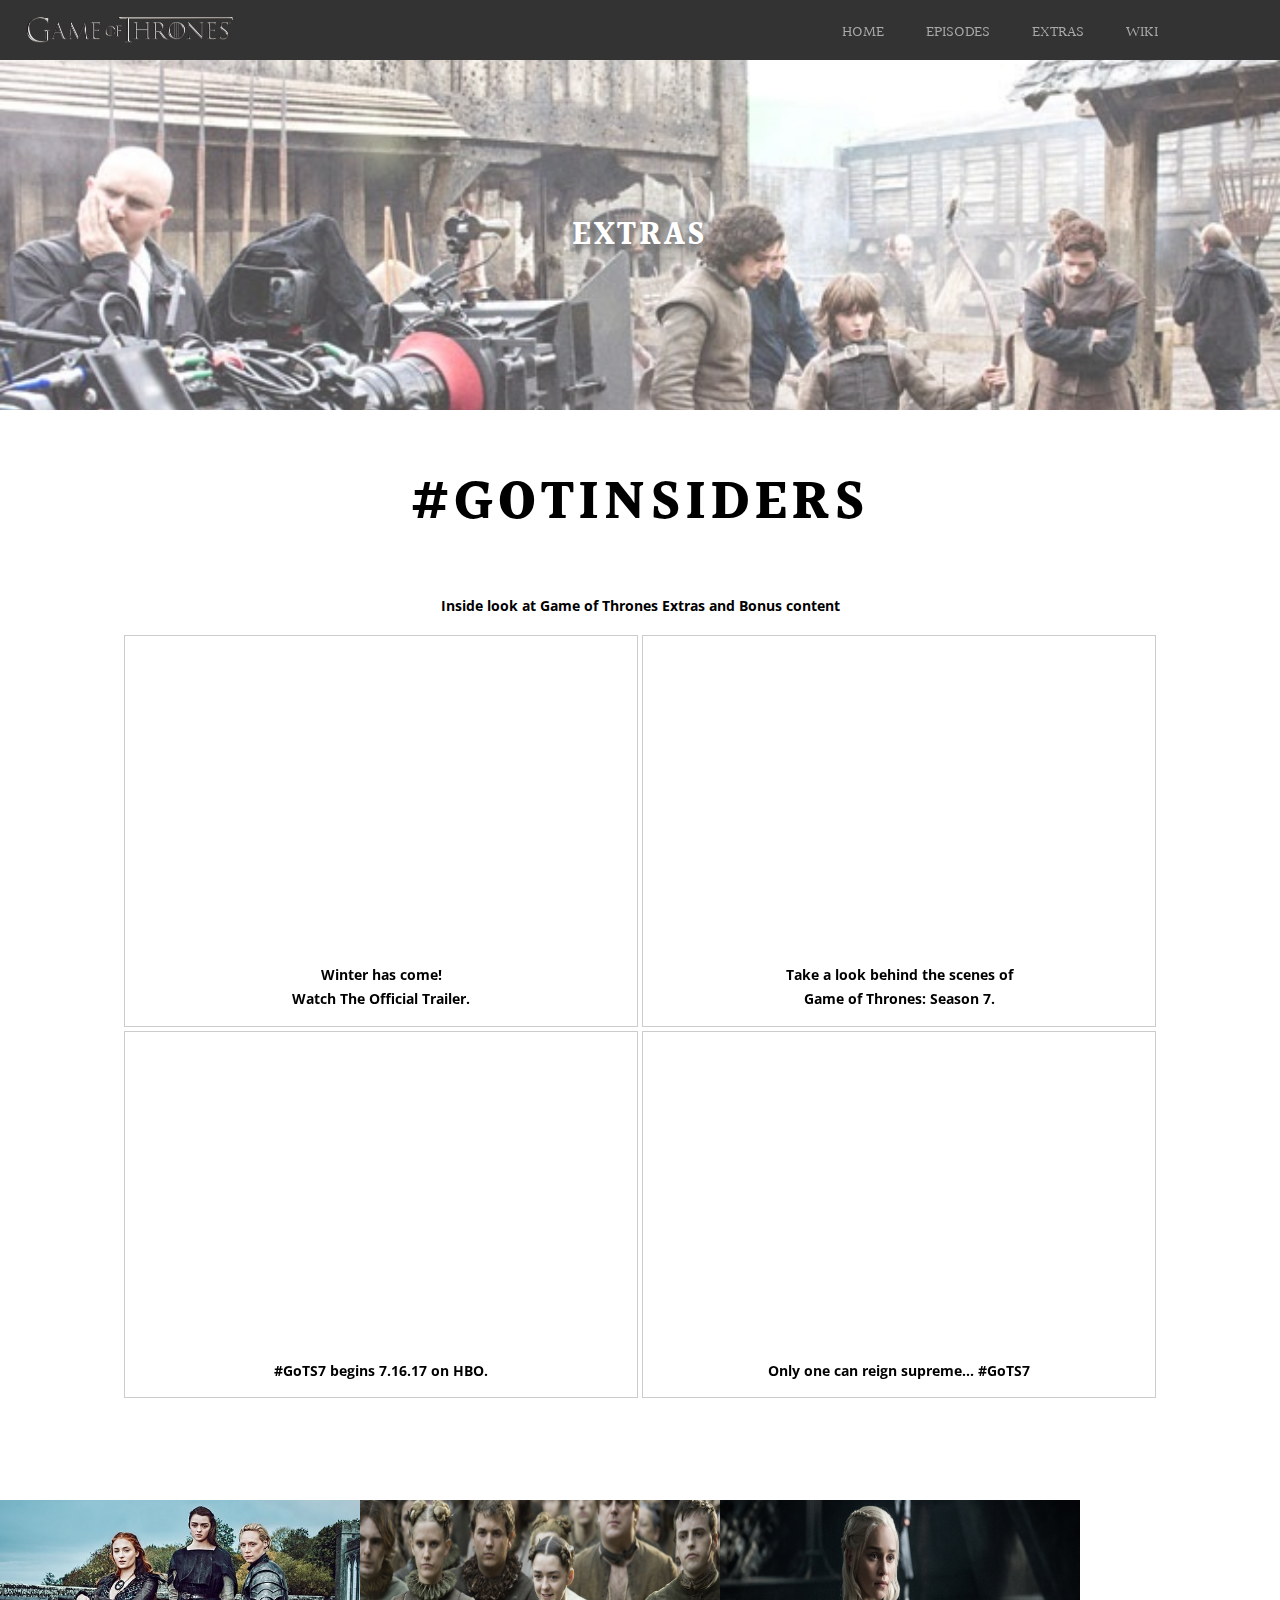
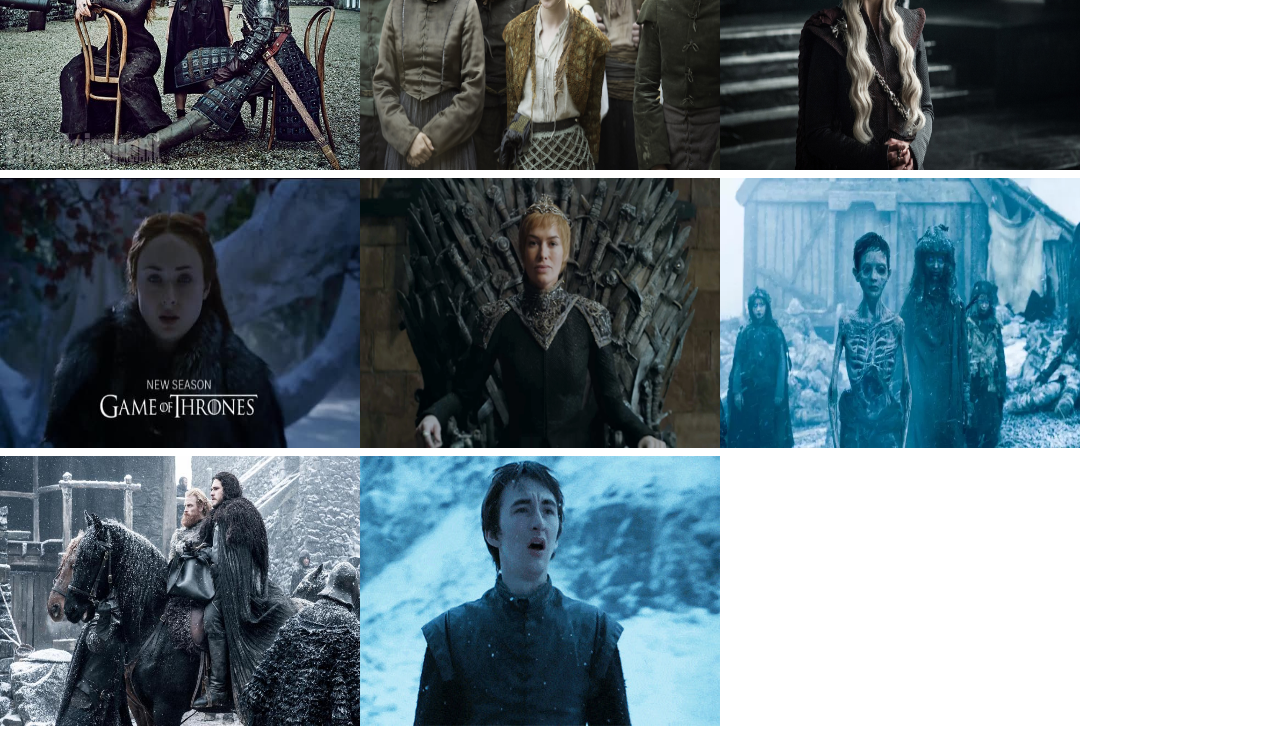
<file: extras.html>
<!DOCTYPE html>
<html>
    <head>
        <meta charset="utf-8">
        <meta http-equiv="X-UA-Compatible" content="IE=edge">
        <title>Extras - GoT</title>
        <link rel="stylesheet" type="text/css" href="css/main.css">
        <link rel="stylesheet" type="text/css" href="css/extras.css">
        <link href="https://fonts.googleapis.com/css?family=Halant|Open+Sans" rel="stylesheet">
        <meta name="viewport" content="width=device-width, initial-scale=1">
    </head>
    <body>
        <header>
            <nav class="navigation">
            <a href="home.html"><img class="logo" src="images/got-logo1.png" alt="Game of Thrones logo"></a>
            <ul>
                <li><a href="home.html">Home</a></li>
                    <div class="dropdown">
                        <li class="dropbtn"><a href="seasons.html">Episodes</a></li>
                        <div class="dropdown-content">
                            <a href="episodes.html#one">Season 1</a>
                            <a href="episodes.html#two">Season 2</a>
                            <a href="episodes.html#three">Season 3</a>
                            <a href="episodes.html#four">Season 4</a>
                            <a href="episodes.html#five">Season 5</a>
                            <a href="episodes.html#six">Season 6</a>
                        </div>
                    </div>
                <li><a href="extras.html">Extras</a></li>
                <li><a href="http://gameofthrones.wikia.com/wiki/Game_of_Thrones_Wiki" target="_target">Wiki</a></li>
            </ul>
            </nav>
        </header>
        <div id="wrapper">
            <main class="layout">
                <div class="content banner">
                    <h1>Extras</h1>
                </div>
                <div class="section">
                    <h2>#GOTINSIDERS</h2>
                    <h3>Inside look at Game of Thrones Extras and Bonus content</h3>
                    <div class="video">
                        <iframe width="80%" height="260px" src="https://www.youtube.com/embed/giYeaKsXnsI" frameborder="0" allowfullscreen></iframe>
                        <h3>Winter has come!<br> Watch The Official Trailer.</h3>
                    </div>
                    <div class="video">
                        <iframe width="80%" height="260px" src="https://www.youtube.com/embed/pjue5j1JRaA" frameborder="0" allowfullscreen></iframe>
                        <h3>Take a look behind the scenes of <br>Game of Thrones: Season 7.</h3>
                    </div>
                    <div class="video">
                        <iframe width="80%" height="260px" src="https://www.youtube.com/embed/Qq0B0NVKghA" frameborder="0" allowfullscreen></iframe>
                        <h3>#GoTS7 begins 7.16.17 on HBO.</h3>
                    </div>
                    <div class="video">
                        <iframe width="80%" height="260px" src="https://www.youtube.com/embed/mg2xtVYgQhI" frameborder="0" allowfullscreen></iframe>
                        <h3>Only one can reign supreme... #GoTS7</h3>
                    </div>
                </div>

                <a href="#openModal"><img src="images/ladies.jpg" width="360" height="270"></a>

                <div id="openModal" class="modalDialog">
                    <div>
                        <a href="#close" title="Close" class="close">X</a>
                        <img class="picture" src="images/ladies.jpg">
                        <h2>Ladies of Game of Thrones</h2>
                    </div>
                </div>

                 <a href="#openModal2"><img src="images/arya.jpg" width="360" height="270"></a>

                <div id="openModal2" class="modalDialog">
                    <div>
                        <a href="#close" title="Close" class="close">X</a>
                        <img class="picture" src="images/arya.jpg">
                        <h2>Arya</h2>
                    </div>
                </div>

                 <a href="#openModal3"><img src="images/promo.jpg" width="360" height="270"></a>

                <div id="openModal3" class="modalDialog">
                    <div>
                        <a href="#close" title="Close" class="close">X</a>
                        <img class="picture" src="images/promo.jpg">
                        <h2>Danaerys Targaryen</h2>
                    </div>
                </div>

                 <a href="#openModal4"><img src="images/sansa.jpg" width="360" height="270"></a>

                <div id="openModal4" class="modalDialog">
                    <div>
                        <a href="#close" title="Close" class="close">X</a>
                        <img class="picture" src="images/sansa.jpg">
                        <h2>Sansa Stark: Season 7</h2>
                    </div>
                </div>
                
                 <a href="#openModal5"><img src="images/cersei.jpg" width="360" height="270"></a>

                <div id="openModal5" class="modalDialog">
                    <div>
                        <a href="#close" title="Close" class="close">X</a>
                        <img class="picture" src="images/cersei.jpg">
                        <h2>Cersei Lannister on the Iron Throne</h2>
                    </div>
                </div>

                <a href="#openModal6"><img src="images/whitewalkers.jpg" width="360" height="270"></a>

                <div id="openModal6" class="modalDialog">
                    <div>
                        <a href="#close" title="Close" class="close">X</a>
                        <img class="picture" src="images/whitewalkers.jpg">
                        <h2>White Walker children</h2>
                    </div>
                </div>

                 <a href="#openModal7"><img src="images/snow.jpg" width="360" height="270"></a>

                <div id="openModal7" class="modalDialog">
                    <div>
                        <a href="#close" title="Close" class="close">X</a>
                        <img class="picture" src="images/snow.jpg">
                        <h2>Jon Snow at Castle Black</h2>
                    </div>
                </div>

                 <a href="#openModal8"><img src="images/bran.jpg" width="360" height="270"></a>

                <div id="openModal8" class="modalDialog">
                    <div>
                        <a href="#close" title="Close" class="close">X</a>
                        <img class="picture" src="images/bran.jpg">
                        <h2>Bran Stark during a flashback</h2>
                    </div>
                </div>
                
            </main>
        </div>
    </body>
</html>
</file>
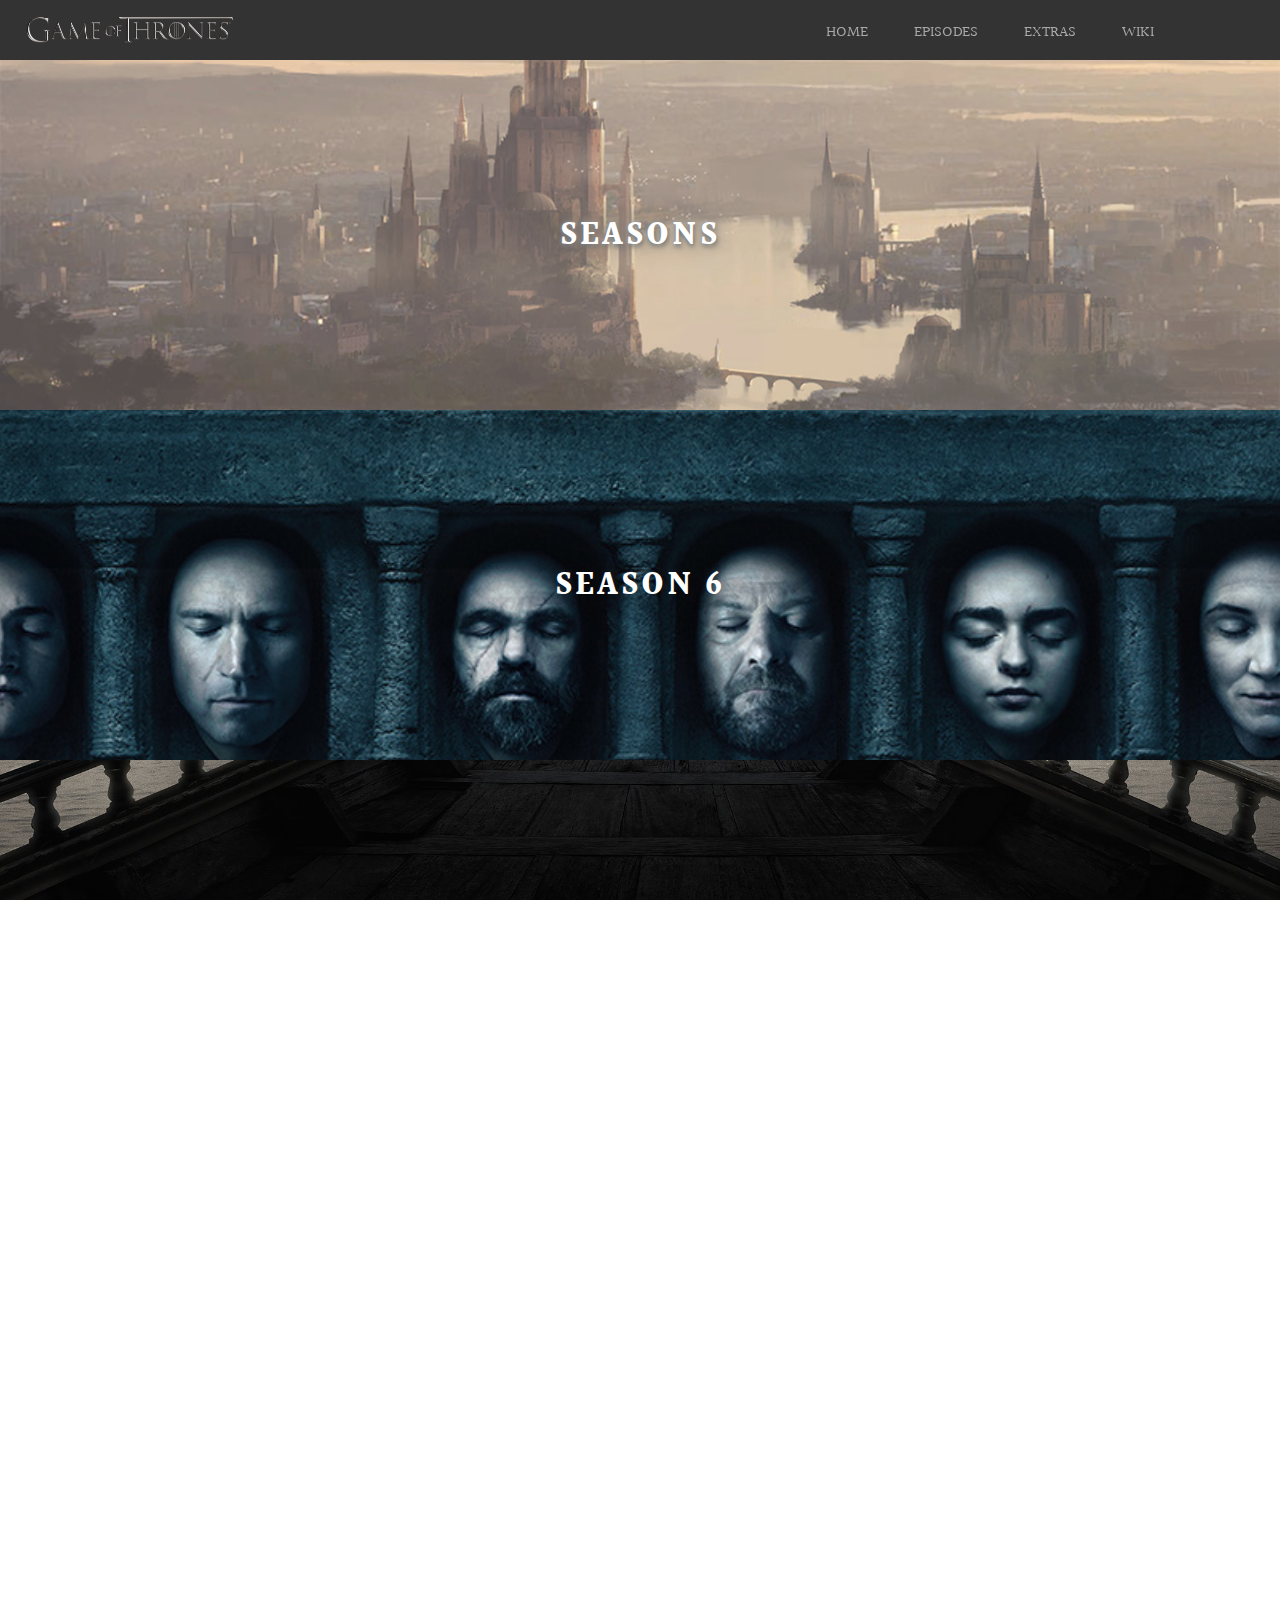
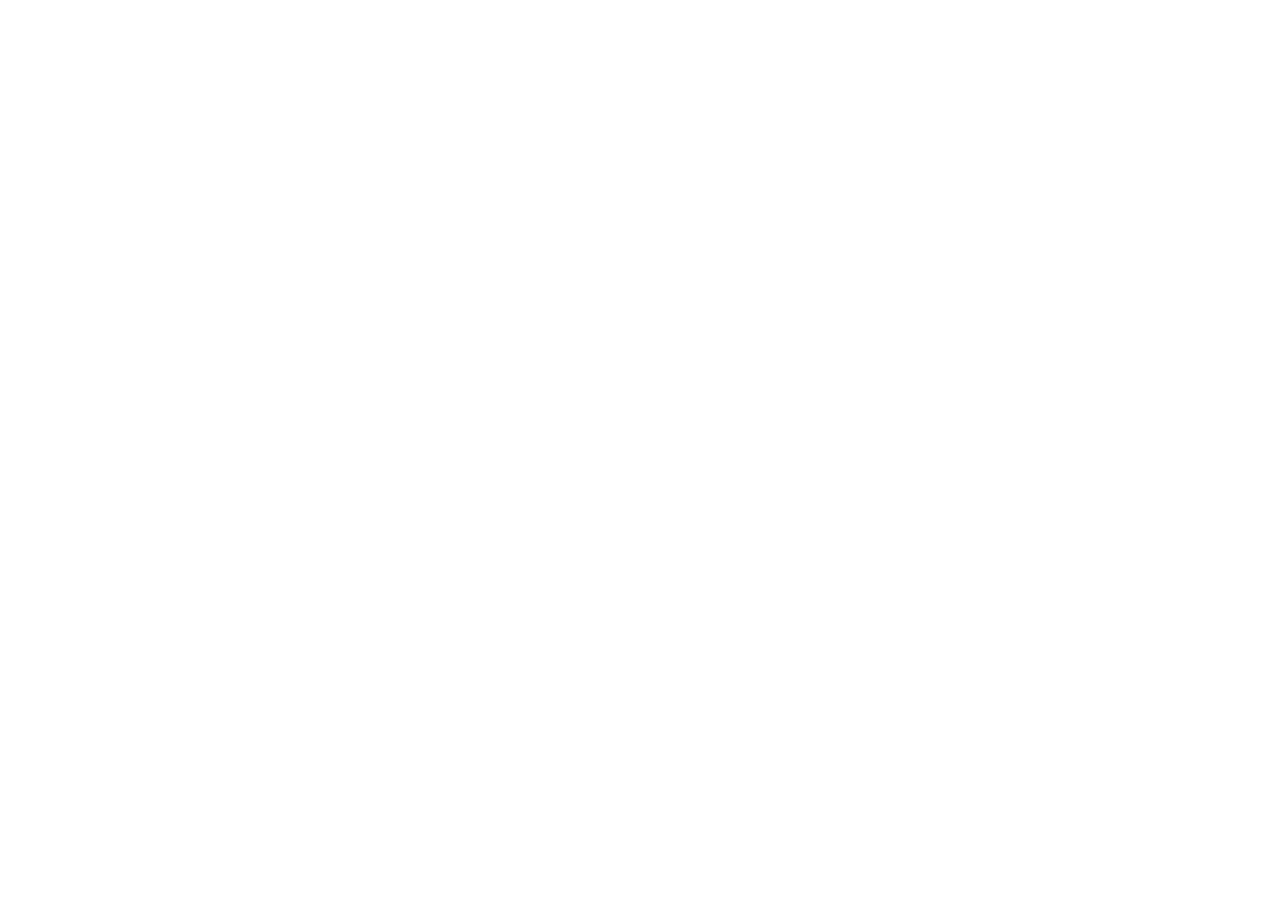
<file: seasons.html>
<!DOCTYPE html>
<html>
    <head>
        <meta charset="utf-8">
        <meta http-equiv="X-UA-Compatible" content="IE=edge">
        <title>Seasons- GoT</title>
        <link rel="stylesheet" type="text/css" href="css/seasons.css">
        <link rel="stylesheet" type="text/css" href="css/main.css">
        <link href="https://fonts.googleapis.com/css?family=Halant" rel="stylesheet">
        <meta name="viewport" content="width=device-width, initial-scale=1">
    </head>
    <body>
        <header>
            <nav class="navigation">
            <a href="home.html"><img class="logo" src="images/got-logo1.png" alt="Game of Thrones logo"></a>
            <ul>
                <li><a href="home.html">Home</a></li>
                    <div class="dropdown">
                        <li class="dropbtn"><a href="seasons.html">Episodes</a></li>
                        <div class="dropdown-content">
                            <a href="episodes.html#one">Season 1</a>
                            <a href="episodes.html#two">Season 2</a>
                            <a href="episodes.html#three">Season 3</a>
                            <a href="episodes.html#four">Season 4</a>
                            <a href="episodes.html#five">Season 5</a>
                            <a href="episodes.html#six">Season 6</a>
                        </div>
                    </div>
                <li><a href="extras.html">Extras</a></li>
                <li><a href="http://gameofthrones.wikia.com/wiki/Game_of_Thrones_Wiki" target="_blank">Wiki</a></li>
            </ul>
            </nav>
        </header>
        <div id="wrapper">
            <main class="layout">
                <div class="content banner">
                    <h1>Seasons</h1>
                </div>
                <a href="episodes.html#six"><div class="content season season6">
                    <h2>Season 6</h2>
                </div></a>
                <a href="episodes.html#five"><div class="content season season5">
                    <h2>Season 5</h2>
                </div></a>
                <a href="episodes.html#four"><div class="content season season4">
                    <h2>Season 4</h2>
                </div></a>
                <a href="episodes.html#three"><div class="content season season3">
                    <h2>Season 3</h2>
                </div></a>
                <a href="episodes.html#two"><div class="content season season2">
                    <h2>Season 2</h2>
                </div></a>
                <a href="episodes.html#one"><div class="content season season1">
                    <h2>Season 1</h2>
                </div></a>
            </main>
        </div>
        
    </body>
</html>
</file>
<file: css/landing.css>
/* background image */
body {
    margin: 0;
    background: url('../images/jonsnow.png') no-repeat center center fixed;
    width: 100%;
    height: 100%;
    overflow: hidden;
    background-size: cover;
}
/* Remove a tag styling */
a {
    text-decoration: none;
    color: white;
}
/* H1 styling */
h1 {
    letter-spacing: 15pt;
    word-spacing: 20pt;
    font-family: 'Halant', serif;
    font-weight: normal;
    color: white;
    text-shadow: 1px 1px 2px #333, 0 0 25px #ddd, 0 0 5px #fff;
    opacity: 0.8;
    font-size: 2em;
    text-align: center;
    margin-top: 200px;
    padding-top: 100px;
    text-transform: uppercase;
}

h2 {
    letter-spacing: 15pt;
    word-spacing: 20pt;
    font-family: 'Halant', serif;
    font-weight: normal;
    color: white;
    text-shadow: 1px 1px 2px #333, 0 0 25px #ddd, 0 0 5px #fff;
    opacity: 0.8;
    font-size: 1.5em;
    text-align: center;
    text-transform: uppercase;
}
/* background image */
.logo {
    width: 12%;
    height: 12%;
    margin: 10px 0 0 40px;
}
/* 'Appear' animation using keyframes */
.show {
    animation: appear 5s ease-in 0s;
    position: relative;
    transition: all 1s;
}

.date {
    animation: appear 10s ease-in 0s;
    position: relative;
    transition: all 1s;
}

@keyframes appear {
   0% {
       opacity: 0;
   }
   100% {
       opacity: 1;
   }
}
</file>
<file: css/main.css>
/*Remove margin on body*/
body {
    margin: 0;
    box-sizing: border-box;
    font-family: 'Halant', serif;
}
/*Logo styling - fixed positioning*/
.logo {
    position: fixed;
    margin: 10px 0 10px 20px;
    width: 220px;
    z-index: 3;
    top: 0;
}
/*Nav styling - fixed positioning*/
.navigation {
    position: fixed;
    height: 60px; 
    width: 100%;
    background-color: rgba(0, 0, 0, 0.8);
    z-index: 2;
    top: 0;
}

ul {
    list-style-type: none;
    margin: 0;
    padding: 0;
    position: fixed;
    right: 100px;
    top: 20px;
}

li {
    display: inline-block;
    margin-right: 10px;
    text-transform: uppercase;
    -webkit-transition: font-size 2s; /* Safari */
    transition: text-shadow 0.5s;
}

li a {
    color: #aaa;
    text-decoration: none;
    padding: 14px 16px;
}

/*Text shadow on hover for nav*/
li:hover {
    text-shadow: 1px 3px 5px #333, 0 0 25px #ddd, 0 0 5px #fff;
}

/*Main content wrapper. Margin to place under fixed nav*/
.layout {
    margin-top: 60px;
}

/*Banners and certain content styling - FlexBox for centering*/
.content {
    width: 100%;
    height: 350px;
    background-size: cover;
    display: flex;   
    justify-content: center;
    align-items: center;
    transition: all 0.5s;
}

.content h1, .content h2 {
    color: #fff;
    text-transform: uppercase;
    letter-spacing: 2pt;
    font-size: 2em;
}


/* Dropdown */
.dropbtn {
    color: #aaa;
    font-size: 16px;
    font-family: 'Halant', serif;
    text-transform: uppercase;
    background: none;
    border: none;
    margin-bottom: 17px;
}

/* The container <div> - needed to position the dropdown content */
.dropdown {
    position: relative;
    display: inline-block;
}

/* Dropdown Content (Hidden by Default) */
.dropdown-content {
    display: none;
    position: absolute;
    background-color: rgba(0, 0, 0, 0.8);
    width: 130px;
    box-shadow: 0px 8px 16px 0px rgba(0,0,0,0.2);
    z-index: 1;
}

/* Links inside the dropdown */
.dropdown-content a {
    color: #aaa;
    padding: 12px 25px;
    text-decoration: none;
    display: block;
    text-transform: uppercase;
    margin-top: 10px;
}

/* Change color of dropdown links on hover */
.dropdown-content a:hover {
    background-color: rgba(255, 255, 255, 0.2);
    }

/* Show the dropdown menu on hover */
.dropdown:hover .dropdown-content {
    display: block;
}
</file>
<file: css/episodes.css>
/*Collapse table to display no gaps*/
table {
    border-collapse: collapse;
    width: 60%;
    margin: 0 auto;
}

/*Table styles*/
th, td {
    border: 1px solid #ccc;
    padding: 10px 20px;
    font-family: 'Open Sans', sans-serif;
    font-weight: bolder;
    text-align: center;
}

th {
    font-size: 0.9em;
}

td {
    font-size: 0.8em;
}

/*Different Table Head Colors*/
.one th {
    background-color: #14CCBA;
}

.two th {
    background-color: #CC14BB;
}

.three th {
    background-color: #00FF56;
}

.four th {
    background-color: #3D9990;
}

.five th {
    background-color: #FF408D;
}

.six th {
    background-color: #FFEB00;
}

.title {
    font-size: 1.3em;
    text-align: center;
    text-transform: uppercase;
}

/*Banner image*/
.banner {
    background: url('../images/cast.jpg') no-repeat scroll 20% 30%;
    background-size: cover;
    opacity: 0.7;
}

.banner h1 {
    font-size: 2em;
    text-shadow: 1px 3px 5px #333, 0 0 25px #333, 0 0 5px #999;
}

/*Horizontal Rule Styling*/
hr {
    border: 0;
    height: 1px;
    background-image: linear-gradient(to right, rgba(0, 0, 0, 0), rgba(0, 0, 0, 0.75), rgba(0, 0, 0, 0));
    margin: 100px auto;
    width: 50%;
}

/*Hid first Horizontal rule*/
hr:first-of-type {
    opacity: 0;
}
</file>
<file: css/extras.css>
/*Youtube Video margin*/
iframe {
    margin: 40px 0 5px;
}

a {
    margin-top: 400px;
    text-align: center;
    text-decoration: none;
    color: #000;
    margin-right: -4px;
}

#openModal h2 {
    text-align: center;
    color: white;
    font-size: 1.1em;
}

h2:first-of-type {
    color: #000;
}

.section:nth-child(2) {
    margin: -50px 0 100px;
}

/*Banner Image*/
.banner {
    background: url('../images/bts.jpg') no-repeat scroll 20% 30%;
    background-size: cover;
    opacity: 0.7;
}

.banner h1 {
    font-size: 2em;
    text-shadow: 1px 3px 5px #333, 0 0 25px #333, 0 0 5px #999;
}

/*Modal Window*/
.modalDialog {
	position: fixed;
	font-family: Arial, Helvetica, sans-serif;
	top: 0;
	right: 0;
	bottom: 0;
	left: 0;
	background: rgba(0,0,0,0.8);
	z-index: 99999;
	opacity:0;
	-webkit-transition: opacity 400ms ease-in;
	-moz-transition: opacity 400ms ease-in;
	transition: opacity 400ms ease-in;
	pointer-events: none;
}

.modalDialog:target {
	opacity:1;
	pointer-events: auto;
}

.modalDialog > div {
	width: 600px;
	position: relative;
	margin: 10% auto;
	padding: 5px 20px 13px 20px;
	border-radius: 10px;
}

/*X on modal window*/
.close {
    font-size: 1.5em;
    font-family: 'Open Sans', sans-serif;
    color: rgba(255,255,255,0.6);
}

.section {
    text-align: center;
}

.section h2 {
    font-size: 3.5em;
    text-transform: uppercase;
    letter-spacing: 3pt;
    margin-top: 100px;
}

.section h3 {
    font-family: 'Open Sans', serif;
    line-height: 18pt;
    font-size: 0.9em;
}

/*Youtube video to display next to each other*/
.video {
    display: inline-block;
    width: 40%;
    border: 1px solid #ccc;
    margin: 2px 0;
}

/*Make modal window pictures scale when opened*/
.picture {
    width: 100%;
    height: 100%;
}
</file>
<file: css/seasons.css>
/*Season Backgrounds*/
.season1 {
    background: url('../images/season1.jpg') no-repeat fixed center;
    background-position: 0 300px;
}

.season2 {
    background: url('../images/season2.png') no-repeat fixed center;
}

.season3 {
    background: url('../images/season3.jpg') no-repeat fixed center;
}

.season4 {
    background: url('../images/season4.jpg') no-repeat fixed center;
}

.season5 {
    background: url('../images/season5.jpg') no-repeat fixed center;
}

.season6 {
    background: url('../images/season6.jpg') no-repeat fixed center;
}

a {
    text-decoration: none;        
}

/*Banner Image*/
.banner {
    background: url('../images/kingslanding.jpg') no-repeat scroll 20% 30%;
    background-size: cover;
    opacity: 0.7;
}

.banner h1 {
    font-size: 1.5em;
    text-shadow: 1px 3px 5px #333, 0 0 25px #333, 0 0 5px #999;
}

/*Hover effect styling*/
.season:hover {
    opacity: 0.8;
    font-size: 2em;
    text-shadow: 1px 3px 5px #333, 0 0 25px #ddd, 0 0 5px #fff;
}
</file>
